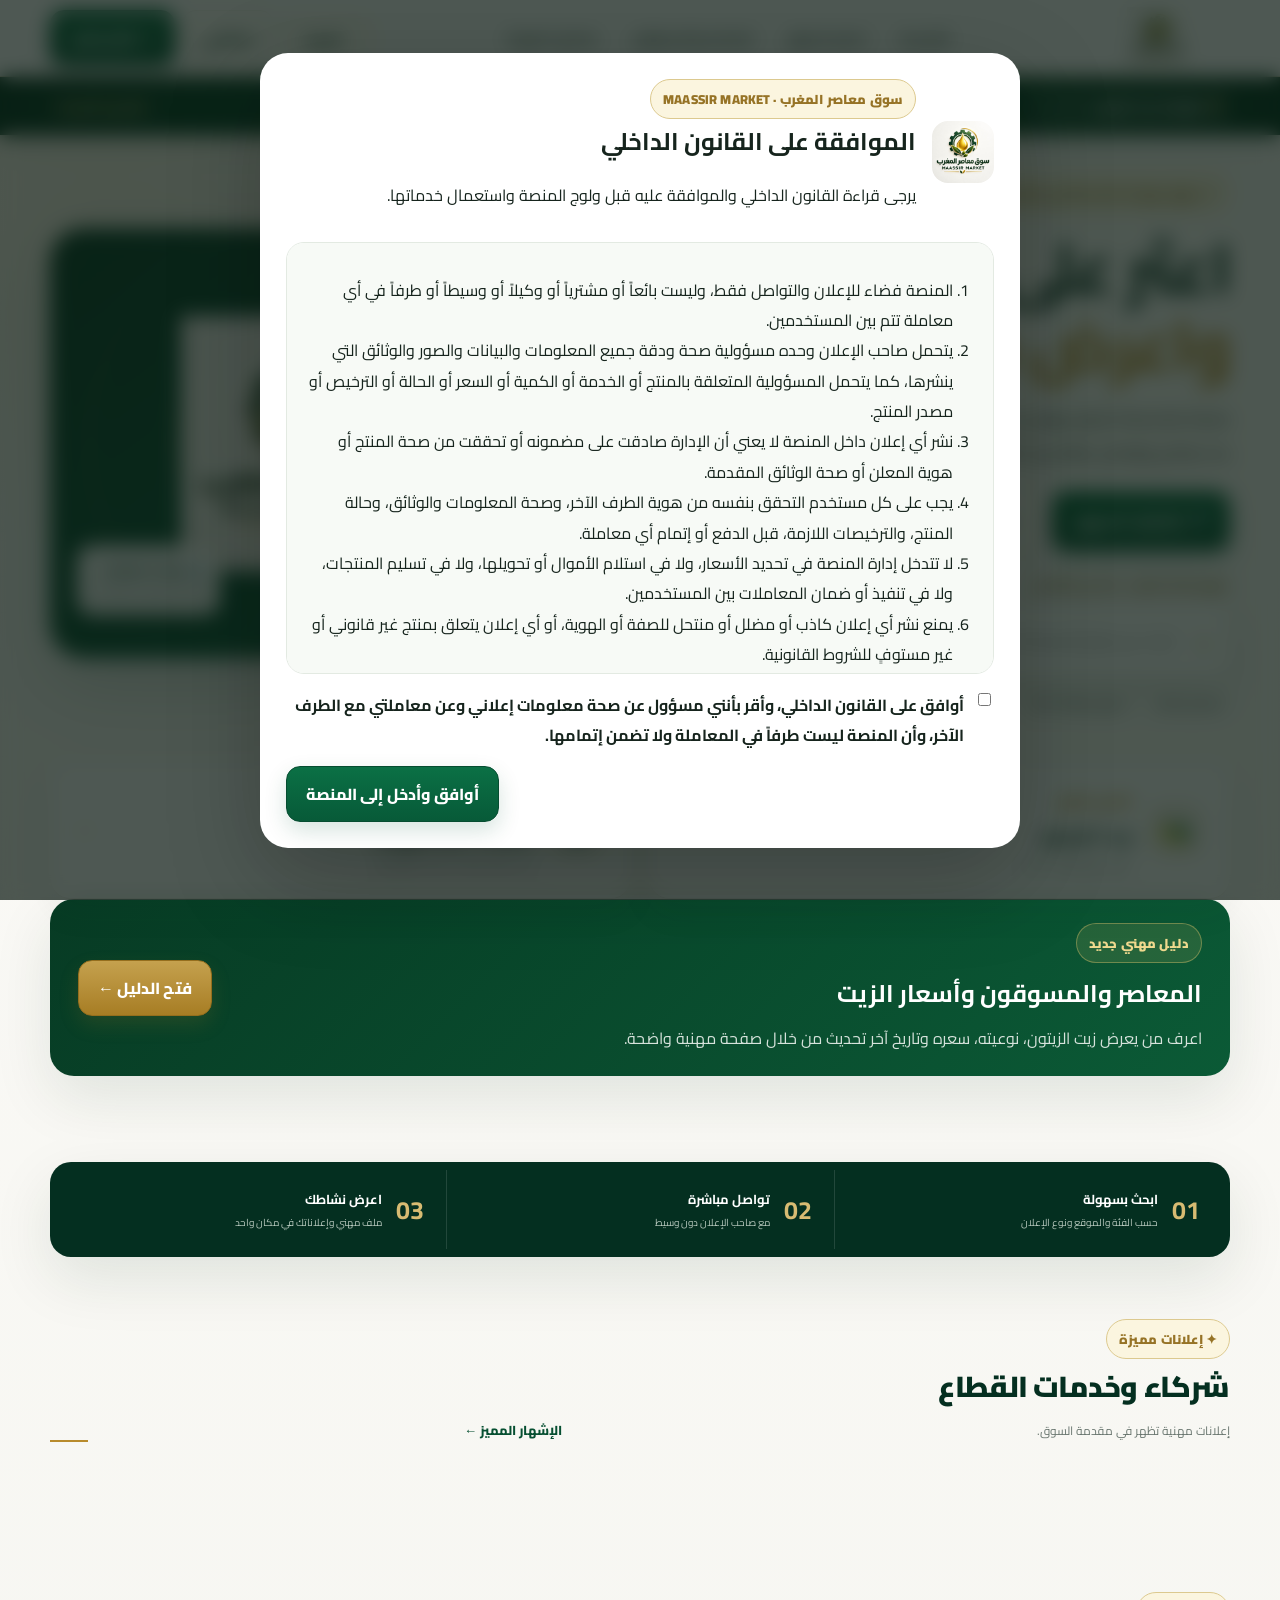
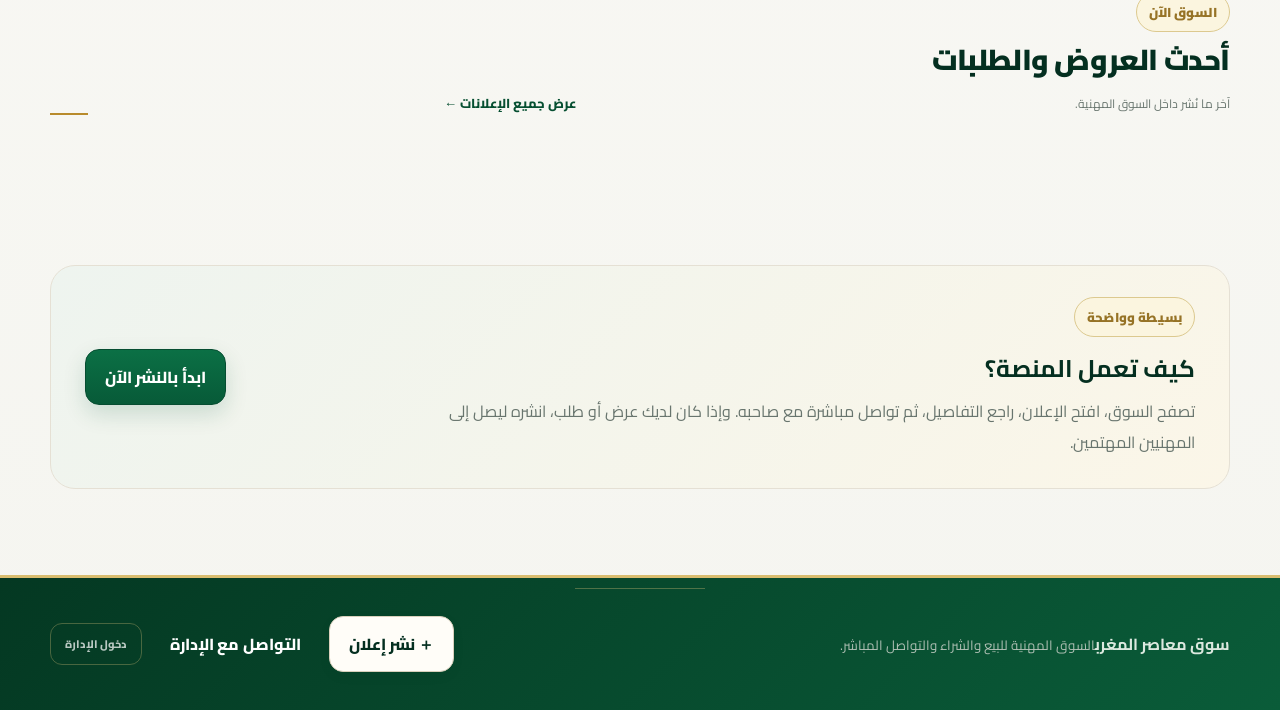
<file: index.html>
<!doctype html><html lang="ar" dir="rtl"><head><meta charset="utf-8"><meta name="viewport" content="width=device-width,initial-scale=1"><title>سوق معاصر المغرب | السوق المهنية</title><link rel="stylesheet" href="styles.css"></head><body data-page="home"><header class="topbar"><div class="wrap nav"><a class="brand" href="index.html"><img src="logoSAM.png" alt="سوق معاصر المغرب"><span><b id="brandName">سوق معاصر المغرب</b><small id="brandSub">السوق المهنية للزيت والمعدات</small></span></a><nav class="navlinks"><a id="navHome" class="active" href="index.html">الرئيسية</a><a id="navMarket" href="search.html">تصفح السوق</a><a id="navHow" href="#how">كيف تعمل؟</a><a id="navProfile" href="profile.html">ملفي المهني</a></nav><select id="languageSelect" class="language-select" aria-label="اللغة"><option value="ar">العربية</option><option value="fr">Français</option><option value="en">English</option></select><a id="navPublish" class="btn primary" href="publish.html">＋ نشر إعلان</a></div></header><main><section class="market-ticker" aria-label="أسعار زيت الزيتون المرجعية"><div class="wrap ticker-wrap"><div class="ticker-label"><span class="ticker-dot"></span><b id="homeTickerLabel">مؤشرات زيت الزيتون</b><small id="tickerUpdated">آخر تحديث: —</small></div><div class="ticker-track" id="priceTicker"></div><a id="homeTickerMore" class="ticker-more" href="search.html#prices">تفاصيل الأسعار ↗</a></div></section><section class="hero-v5"><div class="wrap hero-v5-inner"><div class="hero-copy"><span class="eyebrow" id="homeEyebrow">✦ سوق مهنية متخصصة في قطاع الزيتون</span><h1 id="homeHeroTitle">اعثر على ما تحتاجه.<br><em>واعرض ما لديك.</em></h1><p id="homeHeroText">منصة متخصصة تجمع عروض زيت الزيتون، معدات المعاصر، قطع الغيار والمستلزمات، مع بحث واضح وتواصل مباشر بين المهنيين.</p><div class="hero-actions"><a id="homeBrowse" class="btn primary btn-lg" href="search.html">🔎 اكتشف السوق</a><a id="homePublish" class="btn light btn-lg" href="publish.html">＋ انشر عرضك أو طلبك</a></div><div class="hero-search-wrap"><span class="hero-search-label" id="homeSearchLabel">سوق معاصر المغرب · ابحث في الأقسام</span><div class="hero-search"><span>⌕</span><input id="homeSearch" data-i18n-placeholder="searchPlaceholder" placeholder="ابحث عن زيت، آلة، مضخة، مدينة..."><select id="homeCat"><option id="homeCatAll" value="الكل">كل الفئات</option><option id="homeCatOil" value="زيت الزيتون">🫒 زيت الزيتون</option><option id="homeCatEquip" value="المعدات والتجهيزات">⚙️ المعدات والتجهيزات</option></select><button id="searchGo" class="btn gold" data-i18n="search">بحث</button></div></div><div class="hero-trust"><span id="trust1">✓ تواصل مباشر</span><span id="trust2">✓ عروض وطلبات شراء</span><span id="trust3">✓ سوق متخصصة</span></div></div><div class="hero-visual"><div class="visual-ring"></div><img src="logoSAM.png" alt=""><div class="floating-card fc-one"><b>🫒 زيت الزيتون</b><small>عروض وطلبات شراء</small></div><div class="floating-card fc-two"><b>⚙️ معدات المعاصر</b><small>معدات وتجهيزات وقطع غيار</small></div></div></div></section><section class="wrap category-row"><a href="search.html?cat=زيت%20الزيتون" class="category-tile"><span class="tile-icon">🫒</span><div><small id="cat1small">القسم الأول</small><h3 id="cat1">زيت الزيتون</h3><p id="cat1p">عروض البيع وطلبات الشراء.</p></div><b>←</b></a><a href="search.html?cat=المعدات%20والتجهيزات" class="category-tile"><span class="tile-icon">⚙️</span><div><small id="cat2small">القسم الثاني</small><h3 id="cat2">المعدات والتجهيزات</h3><p id="cat2p">آلات، فلاتر، مضخات، خزانات وقطع غيار.</p></div><b>←</b></a></section><section class="wrap section directory-promo"><div class="directory-promo-card"><div><span class="eyebrow">دليل مهني جديد</span><h2>المعاصر والمسوقون وأسعار الزيت</h2><p>اعرف من يعرض زيت الزيتون، نوعيته، سعره وتاريخ آخر تحديث من خلال صفحة مهنية واضحة.</p></div><a class="btn gold" href="oil-directory.html">فتح الدليل ←</a></div></section><section class="wrap value-strip"><div><strong>01</strong><span><b id="v1">ابحث بسهولة</b><small id="v1p">حسب الفئة والموقع ونوع الإعلان</small></span></div><div><strong>02</strong><span><b id="v2">تواصل مباشرة</b><small id="v2p">مع صاحب الإعلان دون وسيط</small></span></div><div><strong>03</strong><span><b id="v3">اعرض نشاطك</b><small id="v3p">ملف مهني وإعلاناتك في مكان واحد</small></span></div></section><section class="wrap section" id="sponsoredSection"><div class="section-head"><div><span class="eyebrow" id="spEy">✦ إعلانات مميزة</span><h2 id="spTitle">شركاء وخدمات القطاع</h2><p id="spP">إعلانات مهنية تظهر في مقدمة السوق.</p></div><a id="spLink" class="link" href="advertise.html">الإشهار المميز ←</a></div><div id="sponsoredGrid" class="grid sponsored-grid"></div></section><section class="wrap section"><div class="section-head"><div><span class="eyebrow" id="nowEy">السوق الآن</span><h2 id="nowTitle">أحدث العروض والطلبات</h2><p id="nowP">آخر ما نُشر داخل السوق المهنية.</p></div><a id="nowLink" class="link" href="search.html">عرض جميع الإعلانات ←</a></div><div id="homeGrid" class="grid"></div></section><section class="wrap section" id="how"><div class="how-panel"><div><span class="eyebrow" id="howEy">بسيطة وواضحة</span><h2 id="howTitle">كيف تعمل المنصة؟</h2><p id="howP">تصفح السوق، افتح الإعلان، راجع التفاصيل، ثم تواصل مباشرة مع صاحبه. وإذا كان لديك عرض أو طلب، انشره ليصل إلى المهنيين المهتمين.</p></div><a id="howBtn" class="btn primary" href="publish.html">ابدأ بالنشر الآن</a></div></section></main><footer class="footer"><div class="wrap foot"><div><b id="brandName">سوق معاصر المغرب</b><small id="homeFooter">السوق المهنية للبيع والشراء والتواصل المباشر.</small></div><div class="footer-actions"><a class="btn light" href="publish.html">＋ نشر إعلان</a><a id="contactAdmin" class="btn footer-admin" href="contact-admin.html">التواصل مع الإدارة</a><a id="adminLink" class="admin-footer-link" href="admin.html">دخول الإدارة</a></div></div></footer><script src="app.js"></script><script>Souk.initHome()</script></body></html>
</file>
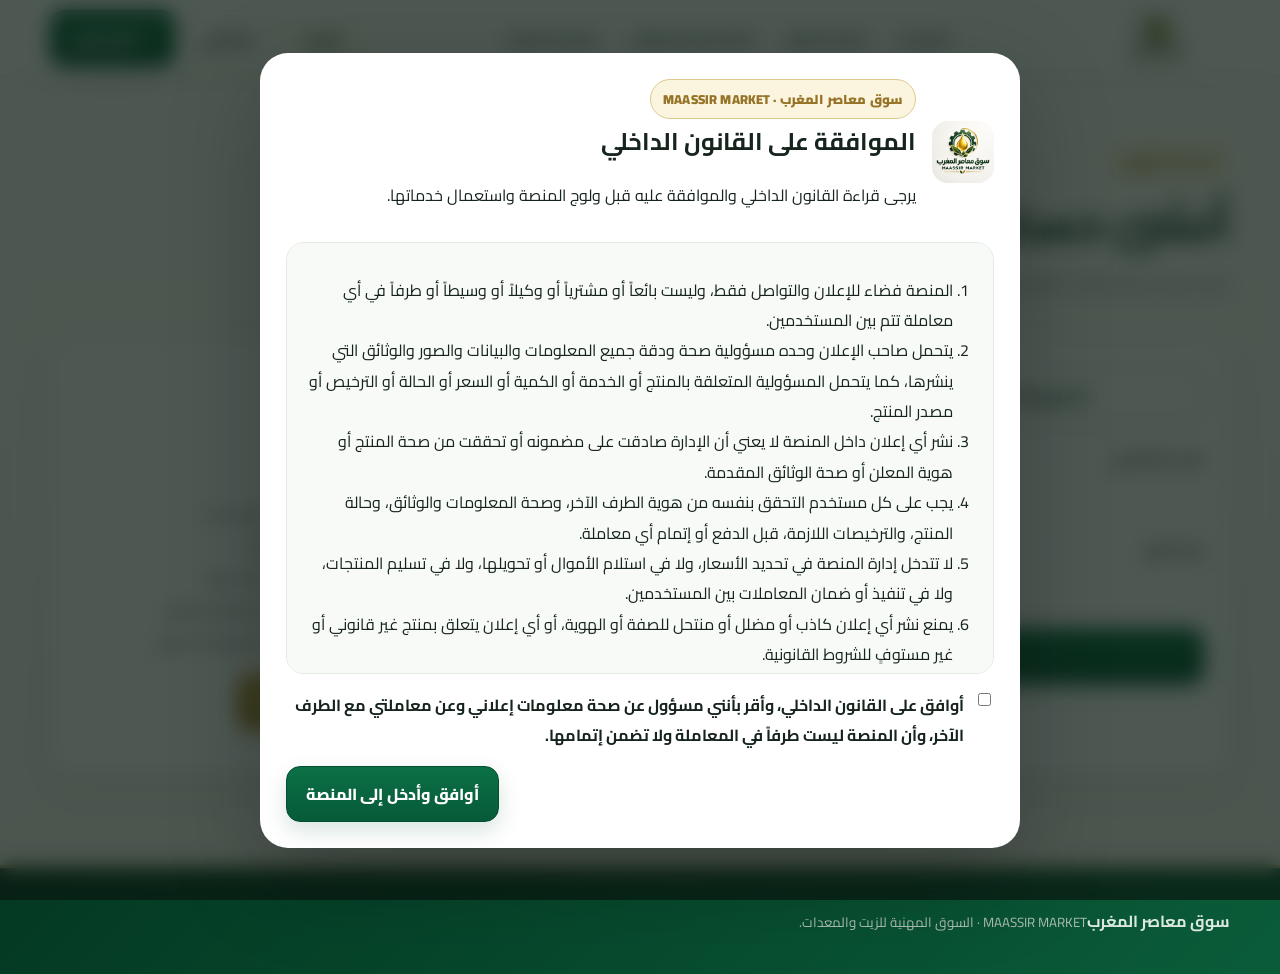
<file: account.html>
<!doctype html><html lang="ar" dir="rtl"><head><meta charset="utf-8"><meta name="viewport" content="width=device-width,initial-scale=1"><title>حسابي | سوق معاصر المغرب</title><link rel="stylesheet" href="styles.css"></head><body><header class="topbar"><div class="wrap nav"><a class="brand brand-logo-only" href="index.html"><img src="logoSAM.png" alt="سوق معاصر المغرب — MAASSIR MARKET"></a><nav class="navlinks"></nav><a class="btn light" href="search.html">السوق</a><a class="btn primary" href="publish.html">＋ نشر إعلان</a></div></header><main class="wrap account-shell"><section class="account-hero"><span class="eyebrow">الحساب المهني</span><h1>أنشئ حسابك وابنِ صفحتك المهنية</h1><p>حساب واحد لإدارة ملفك، أسعار زيت الزيتون، عروضك وطلباتك، مع صفحة مهنية خاصة يمكن مشاركتها.</p></section><section class="account-grid"><div class="account-card" id="accountAuth"><div class="account-tabs"><button class="account-tab active" data-account-tab="login">تسجيل الدخول</button><button class="account-tab" data-account-tab="register">إنشاء حساب</button></div><form id="loginForm" class="account-form"><label>البريد الإلكتروني<input class="field" name="email" type="email" required autocomplete="email"></label><label>رمز الدخول<input class="field" name="password" type="password" required autocomplete="current-password"></label><button class="btn primary" type="submit">دخول إلى حسابي</button><p id="authMessage" class="form-message"></p></form><form id="registerForm" class="account-form hidden"><label>الاسم أو اسم المسؤول<input class="field" name="name" required autocomplete="name"></label><label>البريد الإلكتروني<input class="field" name="email" type="email" required autocomplete="email"></label><label>رمز الدخول<input class="field" name="password" type="password" minlength="6" required autocomplete="new-password"></label><label>تأكيد رمز الدخول<input class="field" name="password2" type="password" minlength="6" required autocomplete="new-password"></label><button class="btn primary" type="submit">إنشاء الحساب</button><p class="form-note">في هذه النسخة التجريبية تحفظ بيانات الحساب على هذا الجهاز. عند ربط Supabase يصبح الحساب متعدد الأجهزة وآمناً خادمياً.</p></form></div><aside class="account-card account-benefits"><span class="benefit-icon">✦</span><h2>ماذا تحصل عليه؟</h2><ul><li>صفحة مهنية خاصة باسم المستخدم.</li><li>نشر عروض البيع وطلبات الشراء.</li><li>تحديث سعر زيت الزيتون ونوعيته دورياً.</li><li>إظهار النشاط في دليل المعاصر والمسوقين.</li><li>اختيار النشر المجاني أو طلب الإشهار المدفوع.</li></ul><a class="btn gold" href="oil-directory.html">دليل المعاصر والمسوقين</a></aside></section><section id="accountDashboard" class="account-dashboard hidden"><div class="account-dashboard-head"><div><span class="eyebrow">لوحة حسابي</span><h2 id="accountWelcome">مرحباً</h2><p>أدر بياناتك المهنية وعروضك من مكان واحد.</p></div><button id="logoutBtn" class="btn light">تسجيل الخروج</button></div><div class="account-dashboard-grid"><a class="dashboard-tile" href="profile.html"><b>👤 الملف المهني</b><small>البيانات، الصفحة الخاصة والهوية المهنية</small></a><a class="dashboard-tile" href="publish.html"><b>＋ نشر إعلان</b><small>اختر المجاني أو المدفوع حسب قوة الظهور</small></a><a class="dashboard-tile" href="oil-directory.html"><b>🫒 سعر الزيت</b><small>حدّث السعر والنوعية ليظهرا في الدليل</small></a><a class="dashboard-tile" id="accountPublicPage" href="professional.html"><b>↗ صفحتي العامة</b><small>معاينة الصفحة المهنية التي يراها الزوار</small></a></div></section></main><footer class="footer"><div class="wrap foot"><div><b>سوق معاصر المغرب</b><small>MAASSIR MARKET · السوق المهنية للزيت والمعدات.</small></div></div></footer><script src="app.js"></script><script>Souk.initAccount()</script></body></html>
</file>
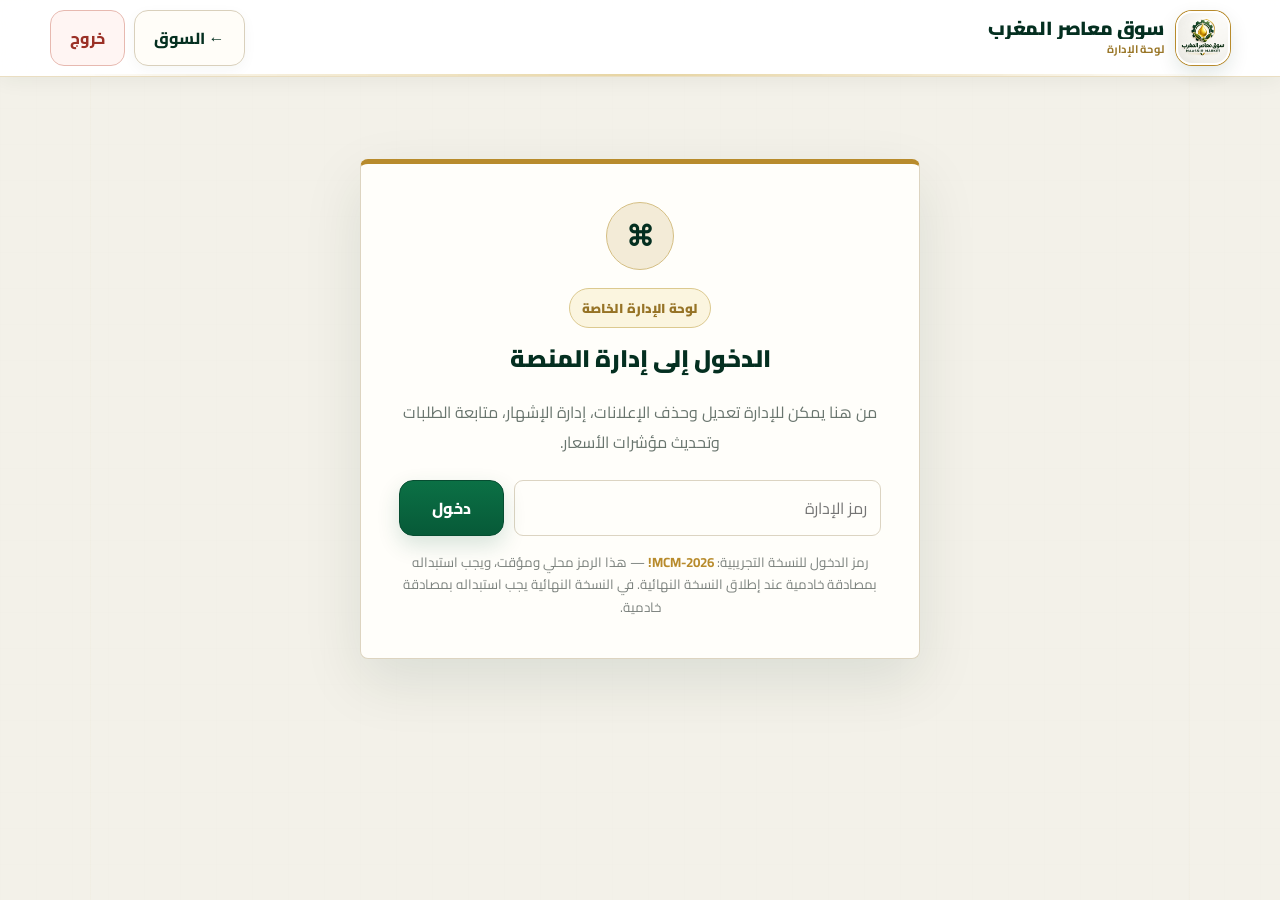
<file: admin.html>
<!doctype html><html lang="ar" dir="rtl"><head><meta charset="utf-8"><meta name="viewport" content="width=device-width,initial-scale=1"><title>إدارة المنصة | سوق معاصر المغرب</title><link rel="stylesheet" href="styles.css"></head><body class="admin-page"><header class="topbar admin-top"><div class="wrap nav"><a class="brand" href="index.html"><img src="logoSAM.png" alt=""><span><b>سوق معاصر المغرب</b><small>لوحة الإدارة</small></span></a><div class="admin-top-actions"><a class="btn light" href="index.html">← السوق</a><button class="btn danger" id="adminLogout" type="button">خروج</button></div></div></header><main class="wrap admin-shell"><section id="adminLogin" class="admin-login"><div class="admin-emblem">⌘</div><span class="eyebrow">لوحة الإدارة الخاصة</span><h1>الدخول إلى إدارة المنصة</h1><p>من هنا يمكن للإدارة تعديل وحذف الإعلانات، إدارة الإشهار، متابعة الطلبات وتحديث مؤشرات الأسعار.</p><form id="adminLoginForm" class="admin-login-row"><input id="adminPin" class="field" type="password" autocomplete="current-password" placeholder="رمز الإدارة"><button id="adminLoginBtn" class="btn primary" type="submit">دخول</button></form><small class="admin-note">رمز الدخول للنسخة التجريبية: <b>MCM-2026!</b> — هذا الرمز محلي ومؤقت، ويجب استبداله بمصادقة خادمية عند إطلاق النسخة النهائية. في النسخة النهائية يجب استبداله بمصادقة خادمية.</small></section><section id="adminPanel" class="admin-panel hidden"><div class="admin-heading"><div><span class="eyebrow">مركز التحكم</span><h1>إدارة سوق معاصر المغرب</h1><p>الإعلانات · الإشهار · الطلبات · مؤشرات الأسعار</p></div><div class="admin-kpis"><div><b id="kpiAds">0</b><span>إعلانات</span></div><div><b id="kpiSponsored">0</b><span>إشهارات</span></div><div><b id="kpiRequests">0</b><span>طلبات</span></div></div></div><div class="admin-tabs"><button class="admin-tab active" data-tab="ads">الإعلانات</button><button class="admin-tab" data-tab="sponsored">الإشهار المميز</button><button class="admin-tab" data-tab="requests">طلبات الإدارة</button><button class="admin-tab" data-tab="prices">أسعار الزيت</button></div><section class="admin-section" data-section="ads"><div class="admin-section-head"><div><h2>إدارة الإعلانات</h2><p>يمكن تعديل أو حذف الإعلانات المنشورة.</p></div></div><div id="adminAds" class="admin-list"></div></section><section class="admin-section hidden" data-section="sponsored"><div class="admin-section-head"><div><h2>الإعلانات الإشهارية</h2><p>إدارة الإعلانات المميزة التي تظهر في واجهة السوق أو مقدمة النتائج.</p></div></div><form id="sponsoredForm" class="admin-ad-form"><input type="hidden" name="id"><div><label>اسم المعلن / المؤسسة</label><input class="field" name="advertiser" required></div><div><label>عنوان الإشهار</label><input class="field" name="title" required></div><div class="full"><label>النص المختصر</label><textarea class="field" name="description" rows="3"></textarea></div><div><label>رابط الصورة</label><input class="field" name="image" placeholder="https://..."></div><div><label>رابط الإعلان</label><input class="field" name="link" placeholder="https://..."></div><div><label>الهاتف</label><input class="field" name="phone"></div><div><label>واتساب</label><input class="field" name="whatsapp"></div><div class="full admin-checks"><label><input type="checkbox" name="permanent" checked> ظهور دائم</label><label><input type="checkbox" name="featured" checked> ظهور أولاً</label></div><div class="full admin-form-actions"><button class="btn primary" type="submit">حفظ الإشهار</button><button class="btn light" id="sponsoredCancel" type="button">تفريغ</button></div></form><div class="pricing-guide"><h3>آلية الإشهار المميز</h3><div class="pricing-grid"><div><b>1 · الطلب</b><span>المعلن يختار موضع الظهور والمدة.</span></div><div><b>2 · التسعير</b><span>الإدارة تعتمد جدول الأسعار وتؤكد التكلفة.</span></div><div><b>3 · الأداء</b><span>تحويل/إيداع/وسيلة دفع تعتمدها الإدارة ثم إرسال الإثبات.</span></div><div><b>4 · التفعيل</b><span>بعد التحقق من الأداء، يُفعّل الإعلان ويحدد تاريخ الانتهاء.</span></div></div><a class="btn gold" href="advertise.html" style="margin-top:14px">صفحة طلب الإشهار المميز</a></div><div id="sponsoredList" class="admin-list"></div></section><section class="admin-section hidden" data-section="requests"><div class="admin-section-head"><div><h2>طلبات التواصل والإشهار</h2><p>تصل هنا طلبات الاستفسار والبلاغات وطلبات الإشهار.</p></div></div><div id="adminRequests" class="admin-list"></div></section><section class="admin-section hidden" data-section="prices"><div class="admin-section-head"><div><h2>مؤشرات أسعار زيت الزيتون</h2><p>تحديث دوري يدوي من مصادر مرجعية. لا توجد بورصة آجلة عالمية موحدة لزيت الزيتون، لذلك يعرض الشريط مؤشرات وأسعاراً مرجعية.</p></div></div><form id="priceForm" class="admin-ad-form"><div><label>إسبانيا — بكر ممتاز €/kg</label><input class="field" name="es" placeholder="3.433"></div><div><label>إيطاليا — بكر ممتاز €/kg</label><input class="field" name="it" placeholder="4.394"></div><div><label>الاتحاد الأوروبي — بكر ممتاز €/kg</label><input class="field" name="eu" placeholder="3.619"></div><div><label>اليونان — بكر ممتاز €/kg</label><input class="field" name="gr" placeholder="3.705"></div><div><label>إسبانيا — بكر عادي €/kg</label><input class="field" name="virgin" placeholder="3.231"></div><div><label>إسبانيا — لامبانتي €/kg</label><input class="field" name="lamp" placeholder="3.060"></div><div><label>تاريخ التحديث</label><input class="field" type="date" name="date"></div><div><label>المصدر</label><input class="field" name="source" placeholder="IOC / Olea Price / IMF-FRED"></div><div class="full admin-form-actions"><button class="btn primary" type="submit">حفظ وتحديث الشريط</button></div></form><div class="notice">المجلس الدولي للزيتون ينشر أسعار المنتج والتصدير بصورة دورية، بينما توجد مؤشرات يومية مستقلة مثل Olea Price. يظهر تاريخ التحديث داخل الشريط.</div></section></section></main><script src="app.js"></script><script>Souk.initAdmin()</script></body></html>
</file>
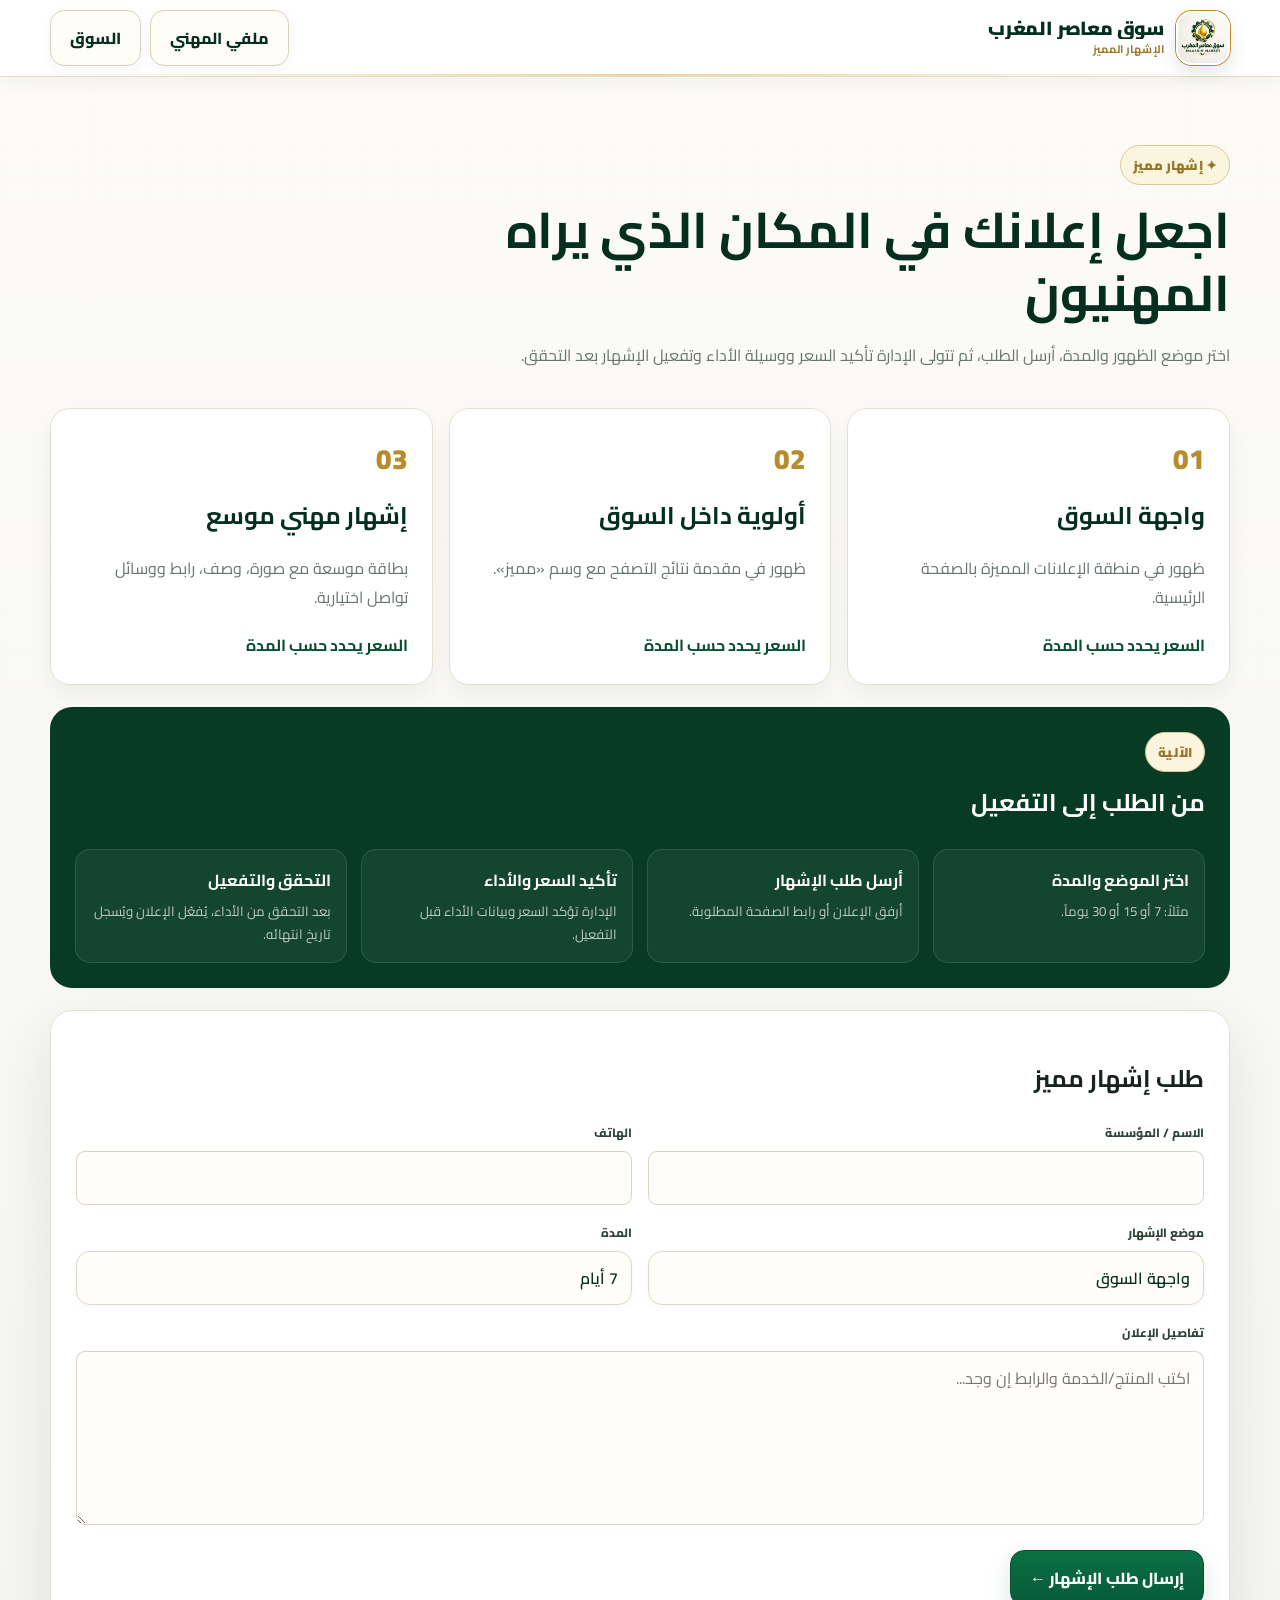
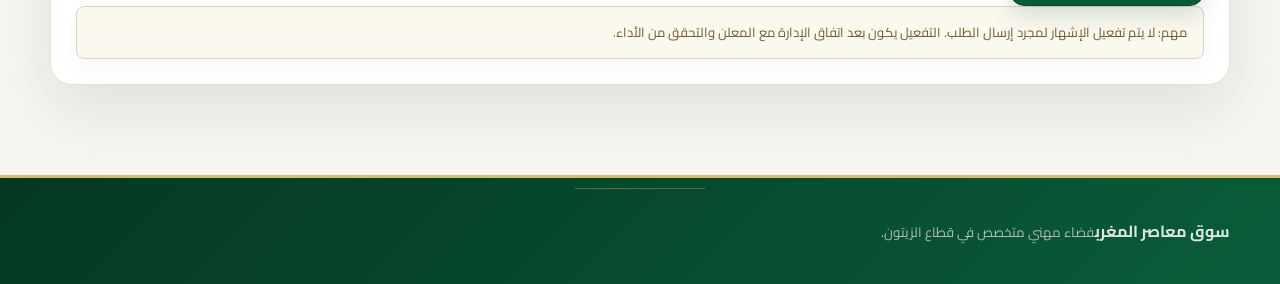
<file: advertise.html>
<!doctype html><html lang="ar" dir="rtl"><head><meta charset="utf-8"><meta name="viewport" content="width=device-width,initial-scale=1"><title>الإشهار المميز | سوق معاصر المغرب</title><link rel="stylesheet" href="styles.css"></head><body><header class="topbar"><div class="wrap nav"><a class="brand" href="index.html"><img src="logoSAM.png" alt=""><span><b>سوق معاصر المغرب</b><small>الإشهار المميز</small></span></a><div class="nav-actions"><a class="btn light" href="profile.html">ملفي المهني</a><a class="btn light" href="index.html">السوق</a></div></div></header><main class="wrap advertise-shell"><section class="advertise-hero"><span class="eyebrow">✦ إشهار مميز</span><h1>اجعل إعلانك في المكان الذي يراه المهنيون</h1><p>اختر موضع الظهور والمدة، أرسل الطلب، ثم تتولى الإدارة تأكيد السعر ووسيلة الأداء وتفعيل الإشهار بعد التحقق.</p></section><section class="ad-plans"><article><span>01</span><h2>واجهة السوق</h2><p>ظهور في منطقة الإعلانات المميزة بالصفحة الرئيسية.</p><strong>السعر يحدد حسب المدة</strong></article><article><span>02</span><h2>أولوية داخل السوق</h2><p>ظهور في مقدمة نتائج التصفح مع وسم «مميز».</p><strong>السعر يحدد حسب المدة</strong></article><article><span>03</span><h2>إشهار مهني موسع</h2><p>بطاقة موسعة مع صورة، وصف، رابط ووسائل تواصل اختيارية.</p><strong>السعر يحدد حسب المدة</strong></article></section><section class="ad-process"><div><span class="eyebrow">الآلية</span><h2>من الطلب إلى التفعيل</h2></div><ol><li><b>اختر الموضع والمدة</b><small>مثلاً: 7 أو 15 أو 30 يوماً.</small></li><li><b>أرسل طلب الإشهار</b><small>أرفق الإعلان أو رابط الصفحة المطلوبة.</small></li><li><b>تأكيد السعر والأداء</b><small>الإدارة تؤكد السعر وبيانات الأداء قبل التفعيل.</small></li><li><b>التحقق والتفعيل</b><small>بعد التحقق من الأداء، يُفعّل الإعلان ويُسجل تاريخ انتهائه.</small></li></ol></section><section class="ad-request-card"><h2>طلب إشهار مميز</h2><form action="contact-admin.html" method="get"><input type="hidden" name="type" value="طلب إشهار"><div class="form-grid"><div><label class="label">الاسم / المؤسسة</label><input class="field" name="name" required></div><div><label class="label">الهاتف</label><input class="field" name="phone" required></div><div><label class="label">موضع الإشهار</label><select class="field" name="placement"><option>واجهة السوق</option><option>أولوية نتائج البحث</option><option>إشهار مهني موسع</option></select></div><div><label class="label">المدة</label><select class="field" name="duration"><option>7 أيام</option><option>15 يوماً</option><option>30 يوماً</option><option>مدة أخرى</option></select></div><div class="full"><label class="label">تفاصيل الإعلان</label><textarea class="field" name="message" rows="5" required placeholder="اكتب المنتج/الخدمة والرابط إن وجد..."></textarea></div><div class="full"><button class="btn primary" type="submit">إرسال طلب الإشهار ←</button></div></div></form><div class="notice">مهم: لا يتم تفعيل الإشهار لمجرد إرسال الطلب. التفعيل يكون بعد اتفاق الإدارة مع المعلن والتحقق من الأداء.</div></section></main><footer class="footer"><div class="wrap foot"><div><b>سوق معاصر المغرب</b><small>فضاء مهني متخصص في قطاع الزيتون.</small></div></div></footer><script src="app.js"></script><script>Souk.applyI18n()</script></body></html>
</file>
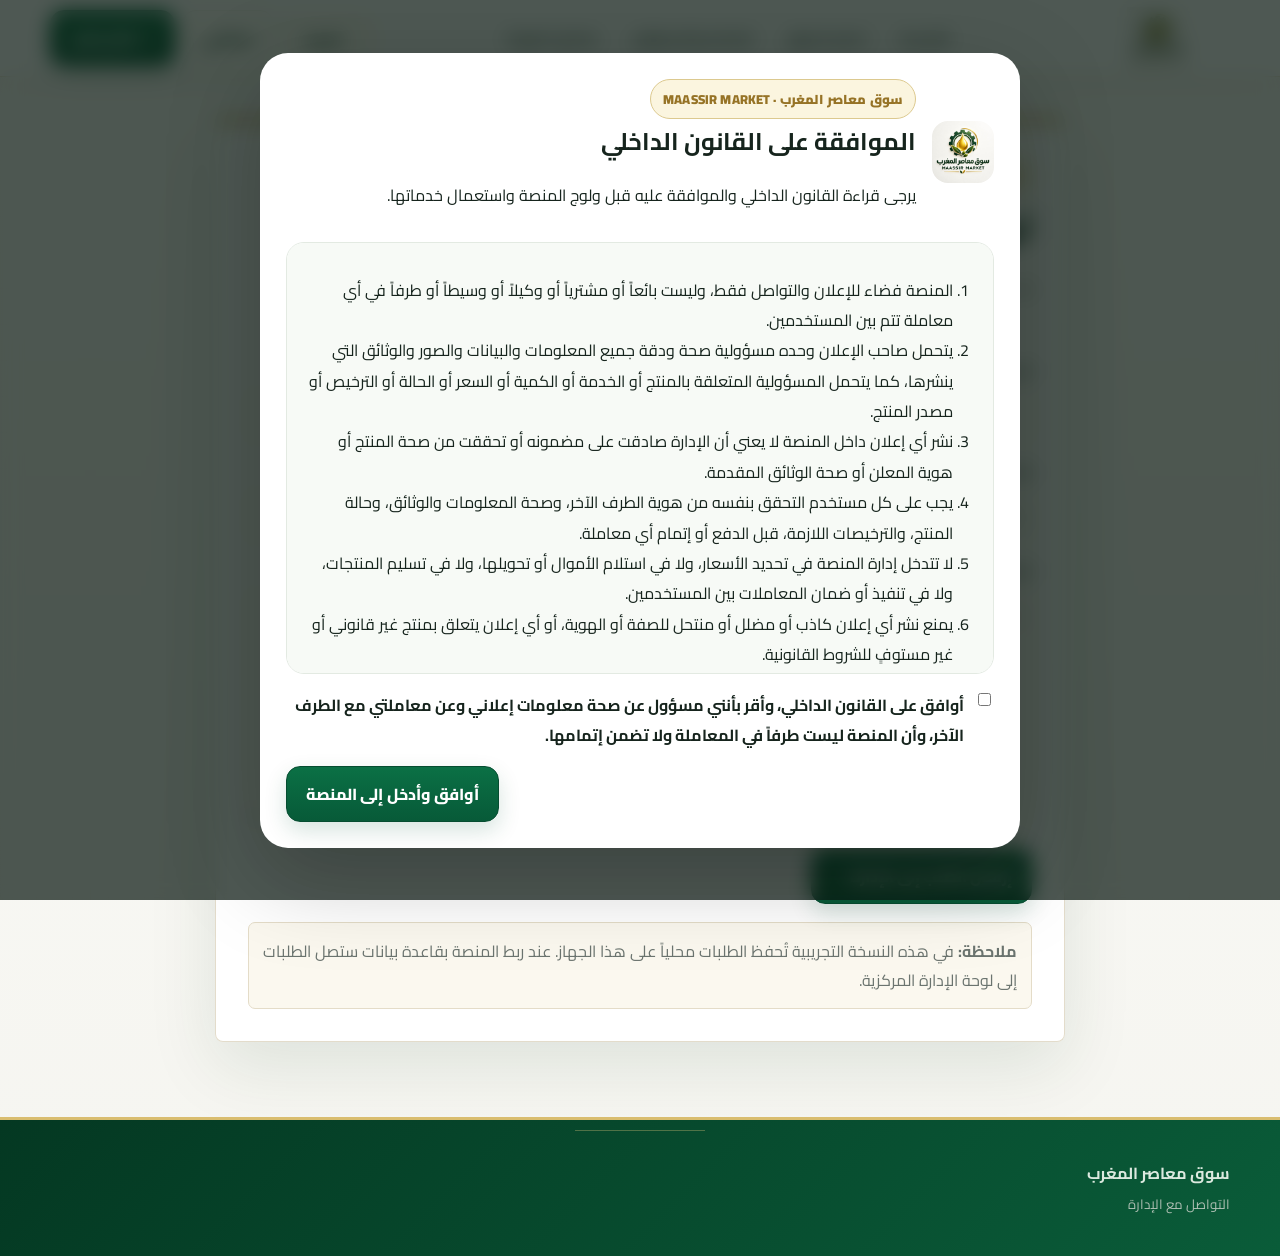
<file: contact-admin.html>
<!doctype html><html lang="ar" dir="rtl"><head><meta charset="utf-8"><meta name="viewport" content="width=device-width,initial-scale=1"><title>التواصل مع الإدارة | سوق معاصر المغرب</title><link rel="stylesheet" href="styles.css"></head><body><header class="topbar"><div class="wrap nav"><a class="brand" href="index.html"><img src="logoSAM.png" alt=""><span><b data-i18n="market">سوق معاصر المغرب</b><small data-i18n="subtitle">البيع والشراء</small></span></a><a class="btn light" href="search.html" data-i18n="browseMarket">تصفح السوق</a></div></header><main class="wrap form-shell"><div class="form-card contact-admin-card"><div class="form-title"><span class="eyebrow">الإدارة</span><h1>تواصل مع إدارة المنصة</h1><p>للاستفسار، الإبلاغ عن إعلان، أو طلب إضافة إعلان إشهاري خاص بظهور دائم وأولوية في المقدمة.</p></div><form id="contactAdminForm"><div class="form-grid"><div><label class="label">الاسم / المؤسسة</label><input class="field" required name="name"></div><div><label class="label">الهاتف</label><input class="field" required name="phone" placeholder="06xxxxxxxx"></div><div><label class="label">نوع الطلب</label><select class="field" name="type"><option value="استفسار">استفسار</option><option value="بلاغ عن إعلان">بلاغ عن إعلان</option><option value="طلب إشهار">طلب إشهار</option><option value="طلب آخر">طلب آخر</option></select></div><div><label class="label">عنوان الطلب</label><input class="field" required name="subject"></div><div class="full"><label class="label">الرسالة</label><textarea class="field" required name="message" rows="7" placeholder="اكتب تفاصيل طلبك..."></textarea></div><div class="full"><button class="btn primary" type="submit">إرسال الطلب إلى الإدارة ←</button></div></div></form><div class="contact-admin-note"><b>ملاحظة:</b> في هذه النسخة التجريبية تُحفظ الطلبات محلياً على هذا الجهاز. عند ربط المنصة بقاعدة بيانات ستصل الطلبات إلى لوحة الإدارة المركزية.</div></div></main><footer class="footer"><div class="wrap foot"><div><b data-i18n="market">سوق معاصر المغرب</b><br><small>التواصل مع الإدارة</small></div></div></footer><script src="app.js"></script><script>Souk.initContact()</script></body></html>
</file>
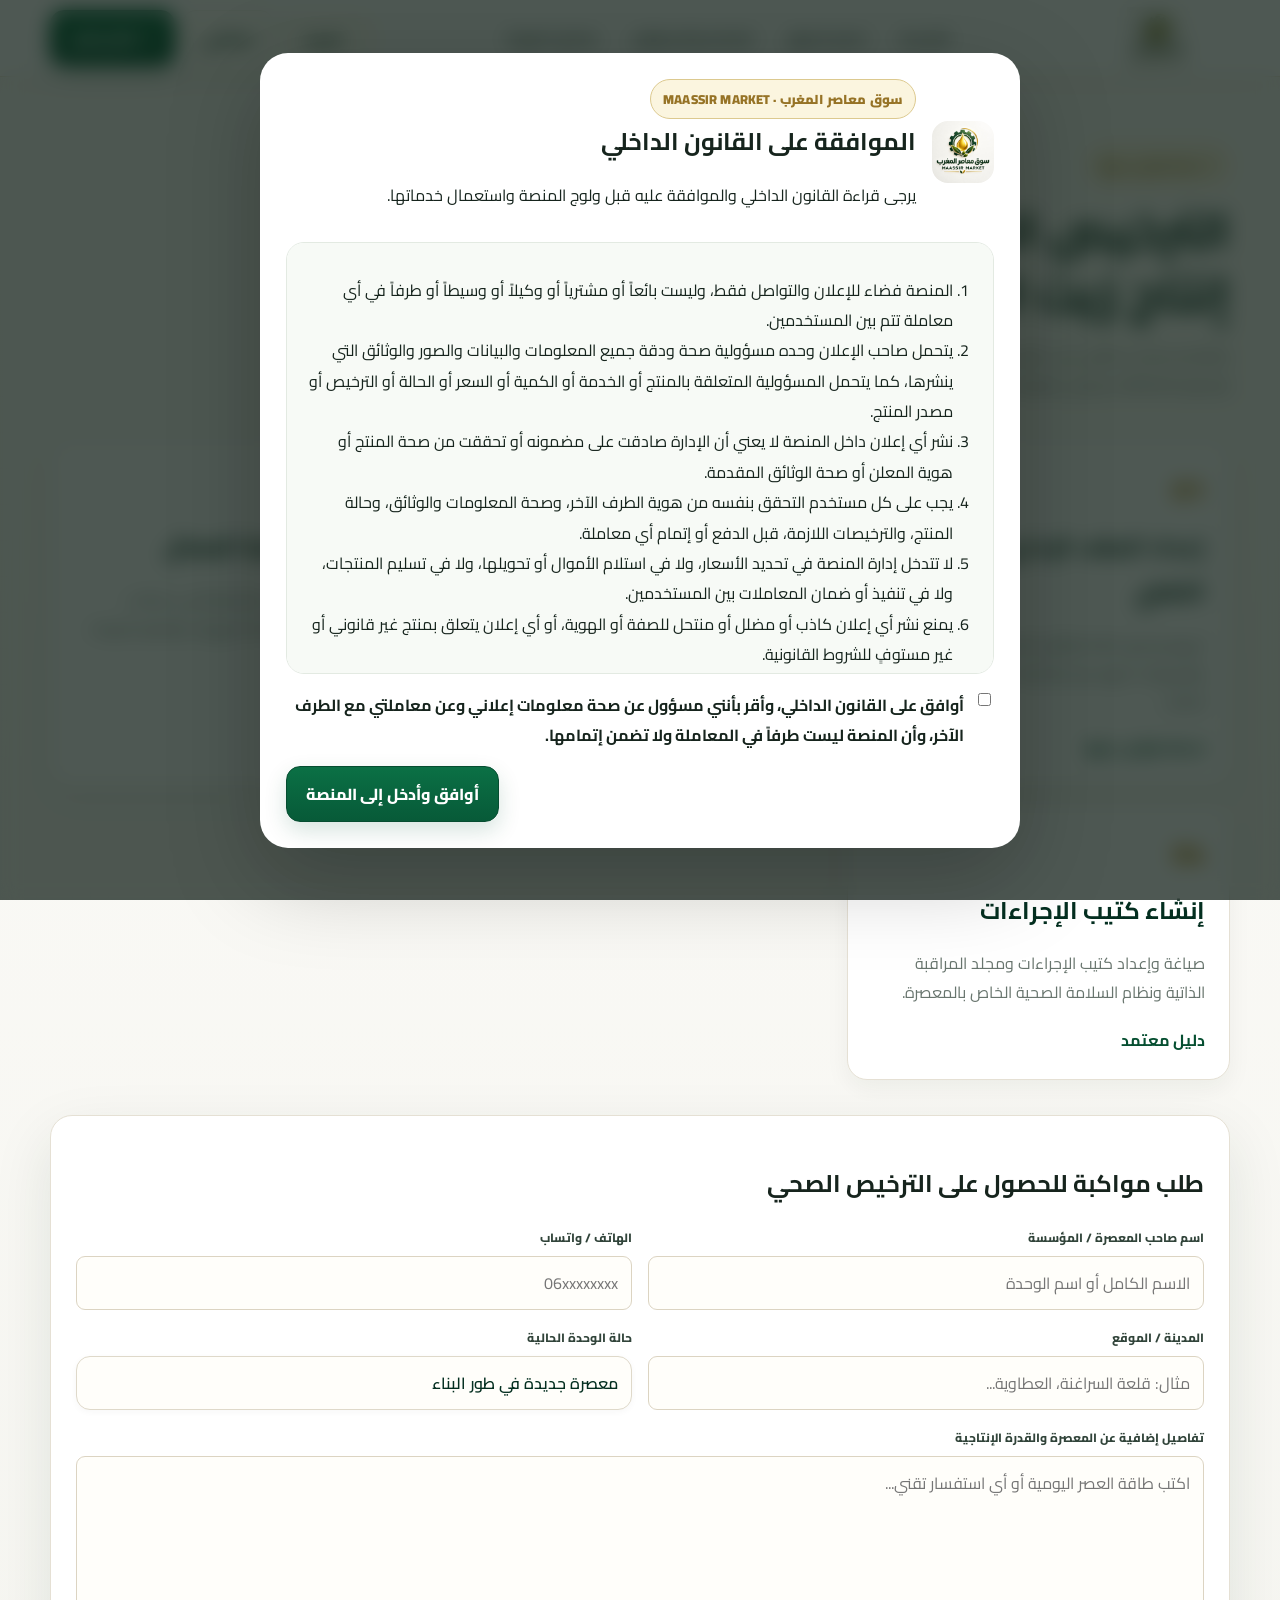
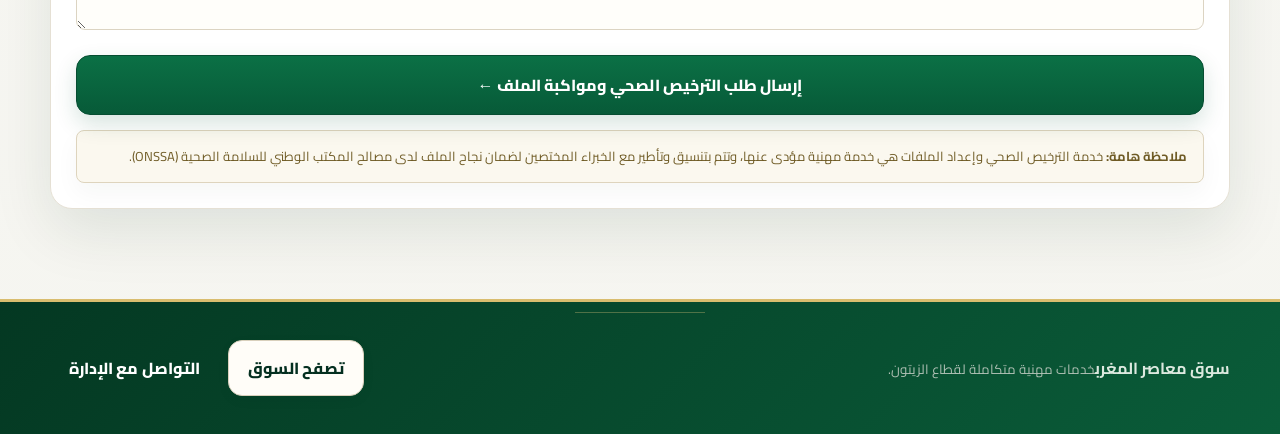
<file: health-auth.html>
<!doctype html>
<html lang="ar" dir="rtl">
<head>
<meta charset="utf-8">
<meta name="viewport" content="width=device-width,initial-scale=1">
<title>الترخيص الصحي | سوق معاصر المغرب</title>
<link rel="stylesheet" href="styles.css">
</head>
<body>
<header class="topbar">
  <div class="wrap nav">
    <a class="brand" href="index.html">
      <img src="logoSAM.png" alt="سوق معاصر المغرب">
      <span><b>سوق معاصر المغرب</b><small>خدمة الترخيص الصحي ONSSA</small></span>
    </a>
    <nav class="navlinks">
      <a href="index.html">الرئيسية</a>
      <a href="search.html">تصفح السوق</a>
      <a href="advertise.html">الإشهار</a>
      <a class="active" href="health-auth.html">الترخيص الصحي</a>
    </nav>
    <select id="languageSelect" class="language-select" aria-label="اللغة">
      <option value="ar">العربية</option>
      <option value="fr">Français</option>
      <option value="en">English</option>
    </select>
    <a class="btn primary" href="publish.html">＋ نشر إعلان</a>
  </div>
</header>
<main class="wrap advertise-shell">
  <section class="advertise-hero">
    <span class="eyebrow">✦ خدمة مؤدى عنها</span>
    <h1>الترخيص الصحي للمعاصر ووحدات إنتاج زيت الزيتون (ONSSA)</h1>
    <p>نرافقكم بشكل احترافي في جميع مراحل الحصول على الترخيص الصحي المسلم من المكتب الوطني للسلامة الصحية للمنتجات الغذائية (ONSSA)، لضمان مطابقة معصرتكم للمعايير القانونية والصحية.</p>
  </section>

  <section class="ad-plans">
    <article>
      <span>01</span>
      <h2>إعداد الملف الإداري والملف التقني</h2>
      <p>تجهيز وجمع كافة الوثائق القانونية الإدارية والرسومات الهندسية والملفات التقنية المطلوبة للملف.</p>
      <strong>خدمة مؤدى عنها</strong>
    </article>
    <article>
      <span>02</span>
      <h2>وضع الملف لدى ONSSA</h2>
      <p>إيداع ومتابعة الملف الإداري والتقني لدى المصالح المختصة للمكتب الوطني للسلامة الصحية.</p>
      <strong>مواكبة ميدانية</strong>
    </article>
    <article>
      <span>03</span>
      <h2>تكوين ومواكبة العمال</h2>
      <p>تأطير وتكوين العاملين بالمعصرة في مجالات النظافة الصحية، السلامة المهنية، ومعايير الجودة.</p>
      <strong>تكوين تطبيقي</strong>
    </article>
    <article>
      <span>04</span>
      <h2>إنشاء كتيب الإجراءات</h2>
      <p>صياغة وإعداد كتيب الإجراءات ومجلد المراقبة الذاتية ونظام السلامة الصحية الخاص بالمعصرة.</p>
      <strong>دليل معتمد</strong>
    </article>
  </section>

  <section class="ad-request-card" style="margin-top:35px;">
    <h2>طلب مواكبة للحصول على الترخيص الصحي</h2>
    <form action="contact-admin.html" method="get">
      <input type="hidden" name="type" value="طلب ترخيص صحي">
      <div class="form-grid">
        <div>
          <label class="label">اسم صاحب المعصرة / المؤسسة</label>
          <input class="field" name="name" required placeholder="الاسم الكامل أو اسم الوحدة">
        </div>
        <div>
          <label class="label">الهاتف / واتساب</label>
          <input class="field" name="phone" required placeholder="06xxxxxxxx">
        </div>
        <div>
          <label class="label">المدينة / الموقع</label>
          <input class="field" name="city" required placeholder="مثال: قلعة السراغنة، العطاوية...">
        </div>
        <div>
          <label class="label">حالة الوحدة الحالية</label>
          <select class="field" name="status">
            <option>معصرة جديدة في طور البناء</option>
            <option>معصرة قائمة وتستعد لتسوية وضعيتها</option>
            <option>أطلب استشارة واستفسار فقط</option>
          </select>
        </div>
        <div class="full">
          <label class="label">تفاصيل إضافية عن المعصرة والقدرة الإنتاجية</label>
          <textarea class="field" name="message" rows="5" required placeholder="اكتب طاقة العصر اليومية أو أي استفسار تقني..."></textarea>
        </div>
        <div class="full">
          <button class="btn primary" type="submit" style="width:100%;padding:14px">إرسال طلب الترخيص الصحي ومواكبة الملف ←</button>
        </div>
      </div>
    </form>
    <div class="notice" style="margin-top:15px;">
      <b>ملاحظة هامة:</b> خدمة الترخيص الصحي وإعداد الملفات هي خدمة مهنية مؤدى عنها، وتتم بتنسيق وتأطير مع الخبراء المختصين لضمان نجاح الملف لدى مصالح المكتب الوطني للسلامة الصحية (ONSSA).
    </div>
  </section>
</main>
<footer class="footer">
  <div class="wrap foot">
    <div><b>سوق معاصر المغرب</b><small>خدمات مهنية متكاملة لقطاع الزيتون.</small></div>
    <div class="footer-actions">
      <a class="btn light" href="search.html">تصفح السوق</a>
      <a class="btn footer-admin" href="contact-admin.html">التواصل مع الإدارة</a>
    </div>
  </div>
</footer>
<script src="app.js"></script>
<script>Souk.applyI18n()</script>
</body>
</html>
</file>
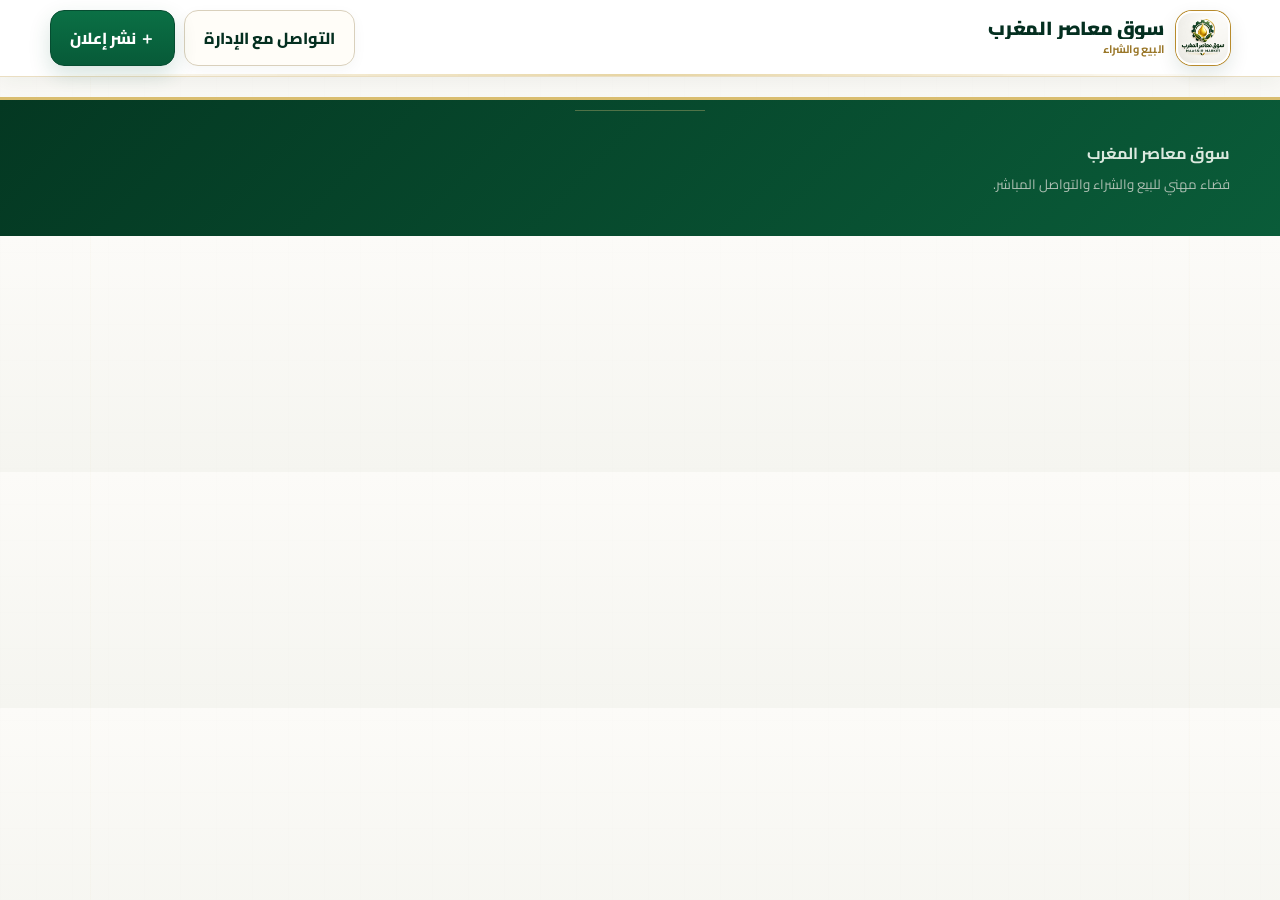
<file: listing.html>
<!doctype html><html lang="ar" dir="rtl"><head><meta charset="utf-8"><meta name="viewport" content="width=device-width,initial-scale=1"><title>تفاصيل الإعلان | سوق معاصر المغرب</title><link rel="stylesheet" href="styles.css"></head><body><header class="topbar"><div class="wrap nav"><a class="brand" href="index.html"><img src="logoSAM.png" alt=""><span><b data-i18n="market">سوق معاصر المغرب</b><small data-i18n="subtitle">البيع والشراء</small></span></a><div class="nav-actions"><a class="btn light" href="contact-admin.html">التواصل مع الإدارة</a><a class="btn primary" href="publish.html" data-i18n="publish">＋ نشر إعلان</a></div></div></header><main class="wrap" id="detail"></main><footer class="footer"><div class="wrap foot"><div><b data-i18n="market">سوق معاصر المغرب</b><br><small data-i18n="footer">فضاء مهني للبيع والشراء والتواصل المباشر.</small></div></div></footer><script src="app.js"></script><script>Souk.initDetail()</script></body></html>
</file>
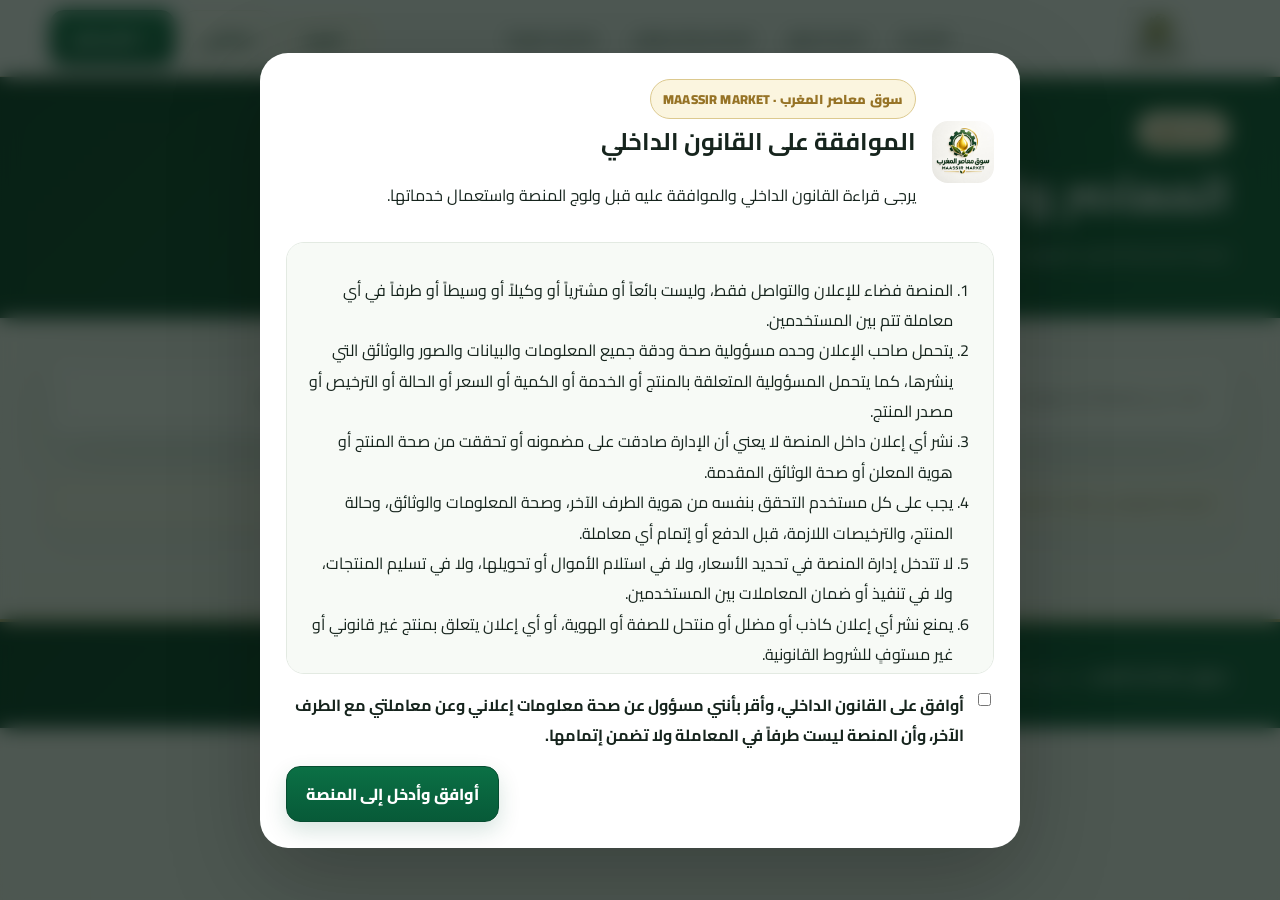
<file: oil-directory.html>
<!doctype html><html lang="ar" dir="rtl"><head><meta charset="utf-8"><meta name="viewport" content="width=device-width,initial-scale=1"><title>دليل المعاصر والمسوقين | سوق معاصر المغرب</title><link rel="stylesheet" href="styles.css"></head><body><header class="topbar"><div class="wrap nav"><a class="brand brand-logo-only" href="index.html"><img src="logoSAM.png" alt="سوق معاصر المغرب — MAASSIR MARKET"></a><nav class="navlinks"></nav><a class="btn light" href="account.html">حسابي</a><a class="btn primary" href="publish.html">＋ نشر إعلان</a></div></header><section class="directory-hero"><div class="wrap"><span class="eyebrow">دليل مهني</span><h1>المعاصر والمسوقون وأسعار زيت الزيتون</h1><p>صفحة متخصصة تعرض المهنيين الذين اختاروا إظهار نشاطهم، مع نوعية الزيت وسعر البيع وتاريخ آخر تحديث.</p></div></section><main class="wrap directory-shell"><div class="directory-toolbar"><input id="directorySearch" class="field" placeholder="ابحث عن معصرة أو مسوق أو مدينة..."><select id="directoryQuality" class="field"><option value="الكل">كل النوعيات</option><option value="بكر ممتاز">زيت بكر ممتاز</option><option value="بكر عادي">زيت بكر عادي</option></select><select id="directoryRegion" class="field"><option value="الكل">كل الجهات</option></select></div><div id="directoryGrid" class="directory-grid"></div><div class="notice" style="margin-top:18px">الأسعار المنشورة في صفحات المستخدمين هي أسعار بيع يحددها أصحابها، وليست مؤشرات السوق العالمية. يتحمل كل معلن مسؤولية تحديث السعر وصحة المعلومات.</div></main><footer class="footer"><div class="wrap foot"><div><b>سوق معاصر المغرب</b><small>دليل مهني للمعاصر والمسوقين.</small></div></div></footer><script src="app.js"></script><script>Souk.initDirectory()</script></body></html>
</file>
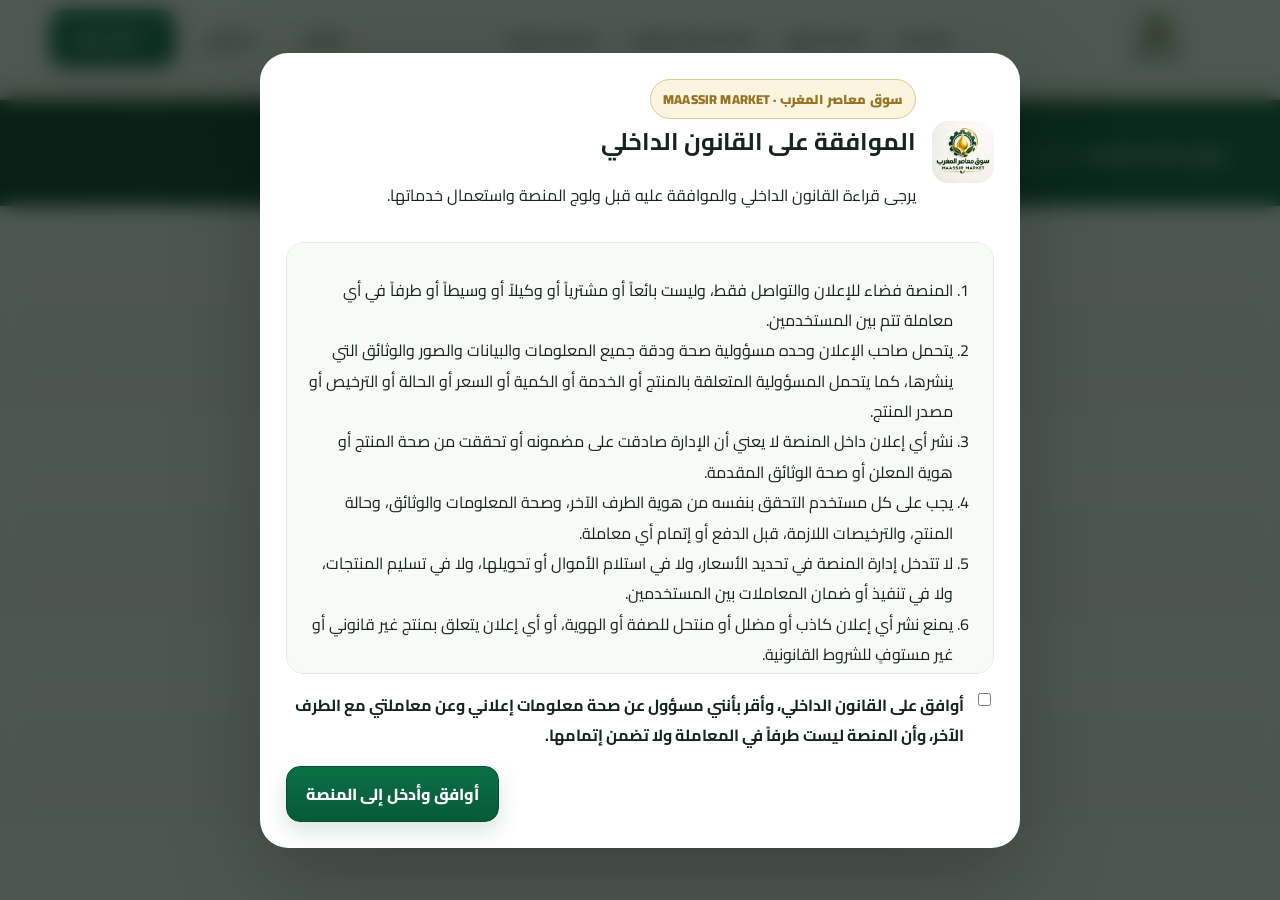
<file: professional.html>
<!doctype html><html lang="ar" dir="rtl"><head><meta charset="utf-8"><meta name="viewport" content="width=device-width,initial-scale=1"><title>الملف المهني | سوق معاصر المغرب</title><link rel="stylesheet" href="styles.css"></head><body><header class="topbar"><div class="wrap nav"><a class="brand" href="index.html"><img src="logoSAM.png" alt=""><span><b>سوق معاصر المغرب</b><small>الملف المهني</small></span></a><div class="nav-actions"><a class="btn light" href="profile.html">ملفي المهني</a><a class="btn primary" href="publish.html">＋ نشر إعلان</a></div></div></header><main class="wrap" id="professional"></main><footer class="footer"><div class="wrap foot"><div><b>سوق معاصر المغرب</b><small>فضاء مهني متخصص.</small></div></div></footer><script src="app.js"></script><script>Souk.initProfessional()</script></body></html>
</file>
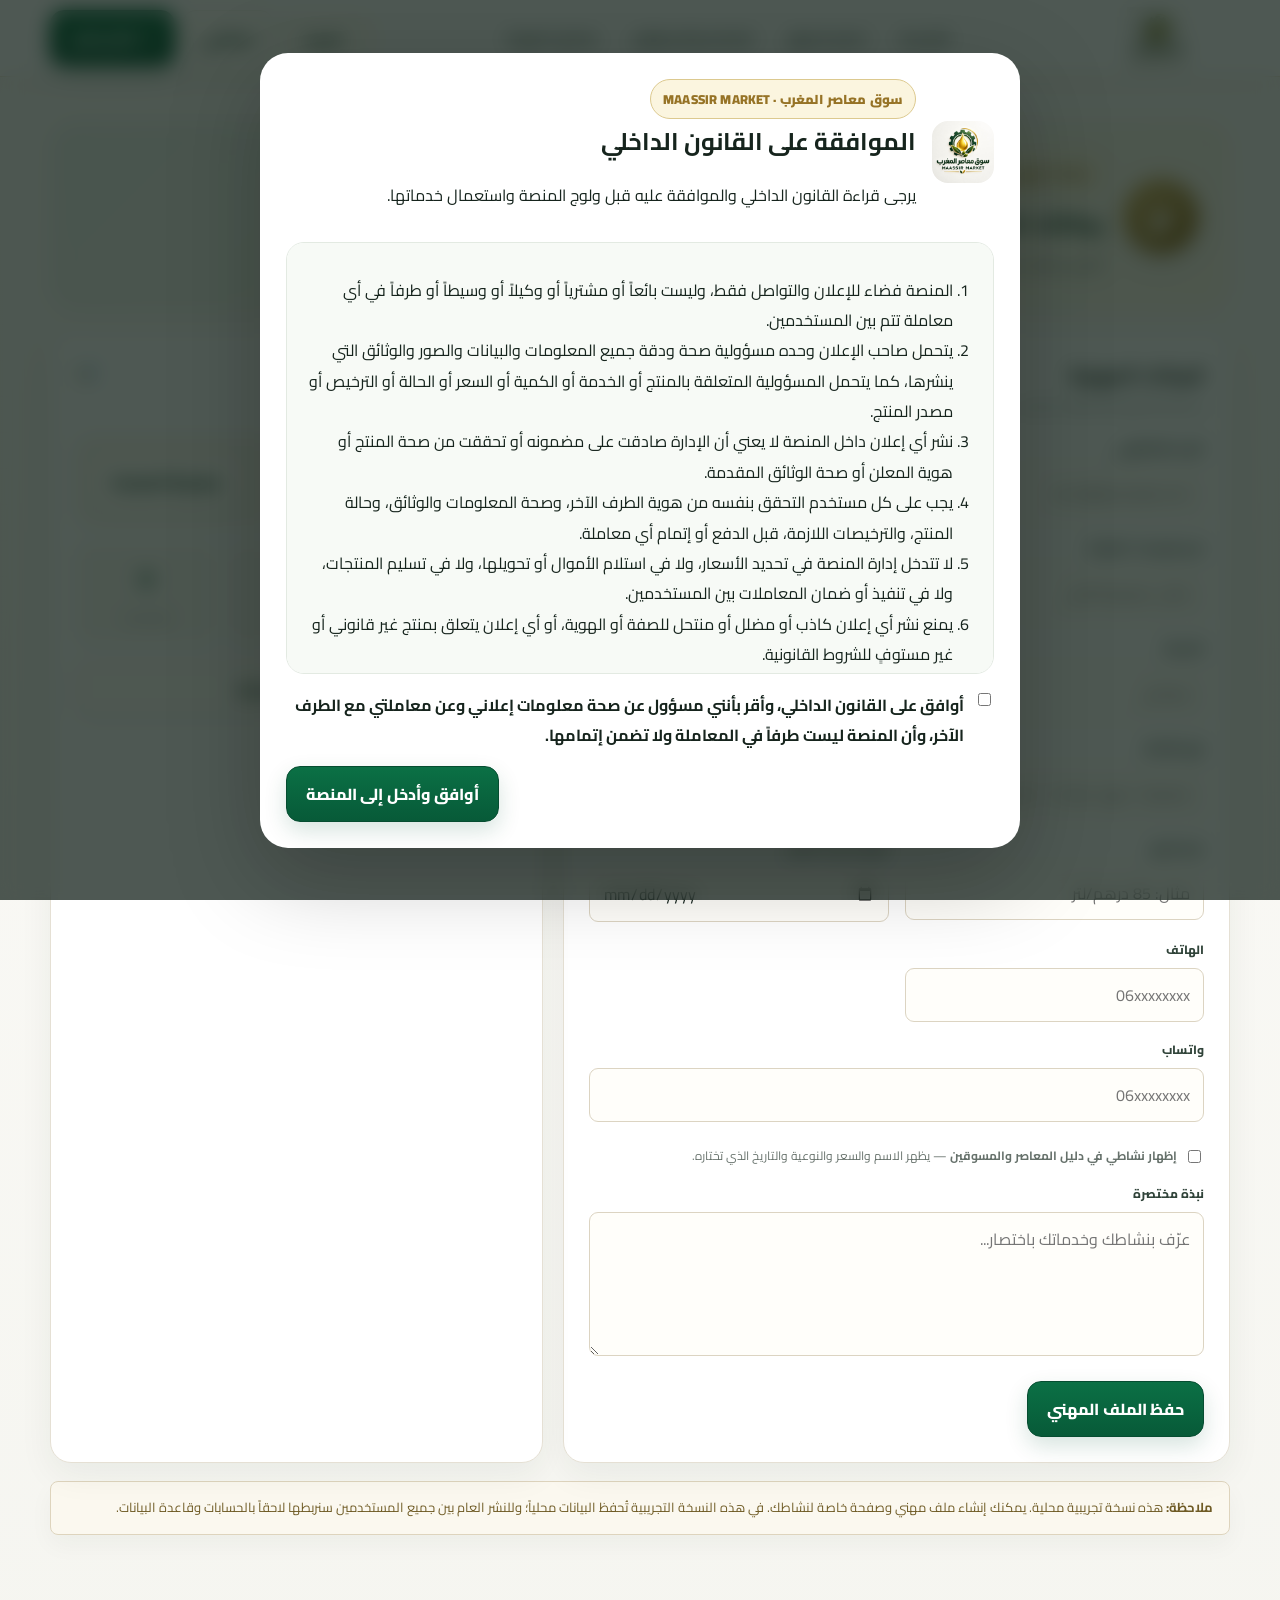
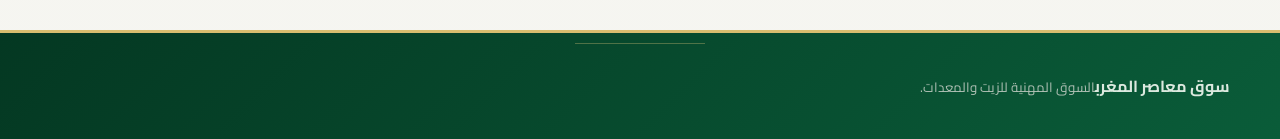
<file: profile.html>
<!doctype html><html lang="ar" dir="rtl"><head><meta charset="utf-8"><meta name="viewport" content="width=device-width,initial-scale=1"><title>ملفي المهني | سوق معاصر المغرب</title><link rel="stylesheet" href="styles.css"></head><body><header class="topbar"><div class="wrap nav"><a class="brand" href="index.html"><img src="logoSAM.png" alt=""><span><b>سوق معاصر المغرب</b><small>الملف المهني</small></span></a><nav class="navlinks"><a href="index.html">الرئيسية</a><a href="search.html">السوق</a><a class="active" href="profile.html">ملفي المهني</a></nav><a class="btn primary" href="publish.html">＋ نشر إعلان</a></div></header><main class="wrap profile-shell"><section class="profile-hero"><div class="profile-avatar">م</div><div><span class="eyebrow">ملفك المهني</span><h1 id="profileName">بياناتك المهنية</h1><p id="profileSummary">أنشئ ملفك ليظهر اسم نشاطك وموقعك ومعلومات التواصل عند إدارة إعلاناتك.</p></div></section><section class="profile-grid"><form id="profileForm" class="profile-card"><div class="card-heading"><div><h2>البيانات المهنية</h2><p>في النسخة التجريبية تحفظ البيانات محليًا على هذا الجهاز.</p></div><span>👤</span></div><div class="form-grid"><div><label class="label">البريد الإلكتروني</label><input class="field" type="email" name="email" placeholder="name@example.com"></div><div><label class="label">اسم المستخدم</label><input class="field" name="username" placeholder="اسم يظهر في الرابط المهني"></div><div class="full"><label class="label">اسم الوحدة / الشركة</label><input class="field" name="unit" required placeholder="مثال: معصرة الأمل"></div><div><label class="label">المدينة</label><input class="field" name="city" placeholder="مراكش"></div><div><label class="label">الجهة</label><input class="field" name="region" placeholder="مراكش آسفي"></div><div><label class="label">نوع النشاط</label><input class="field" name="activity" placeholder="معصرة / مورد معدات / تجارة زيت"></div><div><label class="label">نوع زيت الزيتون المعروض</label><select class="field" name="oilQuality"><option value="">لا أريد إظهاره</option><option value="بكر ممتاز">بكر ممتاز</option><option value="بكر عادي">بكر عادي</option></select></div><div><label class="label">سعر البيع</label><input class="field" name="oilPrice" placeholder="مثال: 85 درهم/لتر"></div><div><label class="label">تاريخ تحديث السعر</label><input class="field" type="date" name="oilPriceUpdated"></div><div><label class="label">الهاتف</label><input class="field" name="phone" placeholder="06xxxxxxxx"></div><div class="full"><label class="label">واتساب</label><input class="field" name="whatsapp" placeholder="06xxxxxxxx"></div><div class="full"><label class="privacy-check"><input type="checkbox" name="showInDirectory" value="1"> <span><b>إظهار نشاطي في دليل المعاصر والمسوقين</b> — يظهر الاسم والسعر والنوعية والتاريخ الذي تختاره.</span></label></div><div class="full"><label class="label">نبذة مختصرة</label><textarea class="field" name="bio" rows="4" placeholder="عرّف بنشاطك وخدماتك باختصار..."></textarea></div><div class="full"><button class="btn primary" type="submit">حفظ الملف المهني</button></div></div></form><aside class="profile-card profile-side"><div class="card-heading"><div><h2>نشاطي في السوق</h2><p>الإعلانات المنشورة من هذا الجهاز.</p></div><span>📊</span></div><div class="profile-public"><div><b>صفحتك المهنية</b><small id="publicProfileUrl">ستظهر بعد إنشاء ملفك</small></div><a id="publicProfileBtn" class="btn light" href="#">معاينة الصفحة</a></div><div class="mini-stats"><div><b id="profileAds">0</b><small>إعلانات</small></div><div><b id="profileSales">0</b><small>عروض بيع</small></div><div><b id="profileBuys">0</b><small>طلبات شراء</small></div></div><a class="btn light full-btn" href="publish.html">＋ نشر إعلان جديد</a><div id="profileList" class="profile-list"></div></aside></section><div class="notice profile-notice"><b>ملاحظة:</b> هذه نسخة تجريبية محلية. يمكنك إنشاء ملف مهني وصفحة خاصة لنشاطك. في هذه النسخة التجريبية تُحفظ البيانات محلياً؛ وللنشر العام بين جميع المستخدمين سنربطها لاحقاً بالحسابات وقاعدة البيانات.</div></main><footer class="footer"><div class="wrap foot"><div><b>سوق معاصر المغرب</b><small>السوق المهنية للزيت والمعدات.</small></div></div></footer><script src="app.js"></script><script>Souk.initProfile()</script></body></html>
</file>
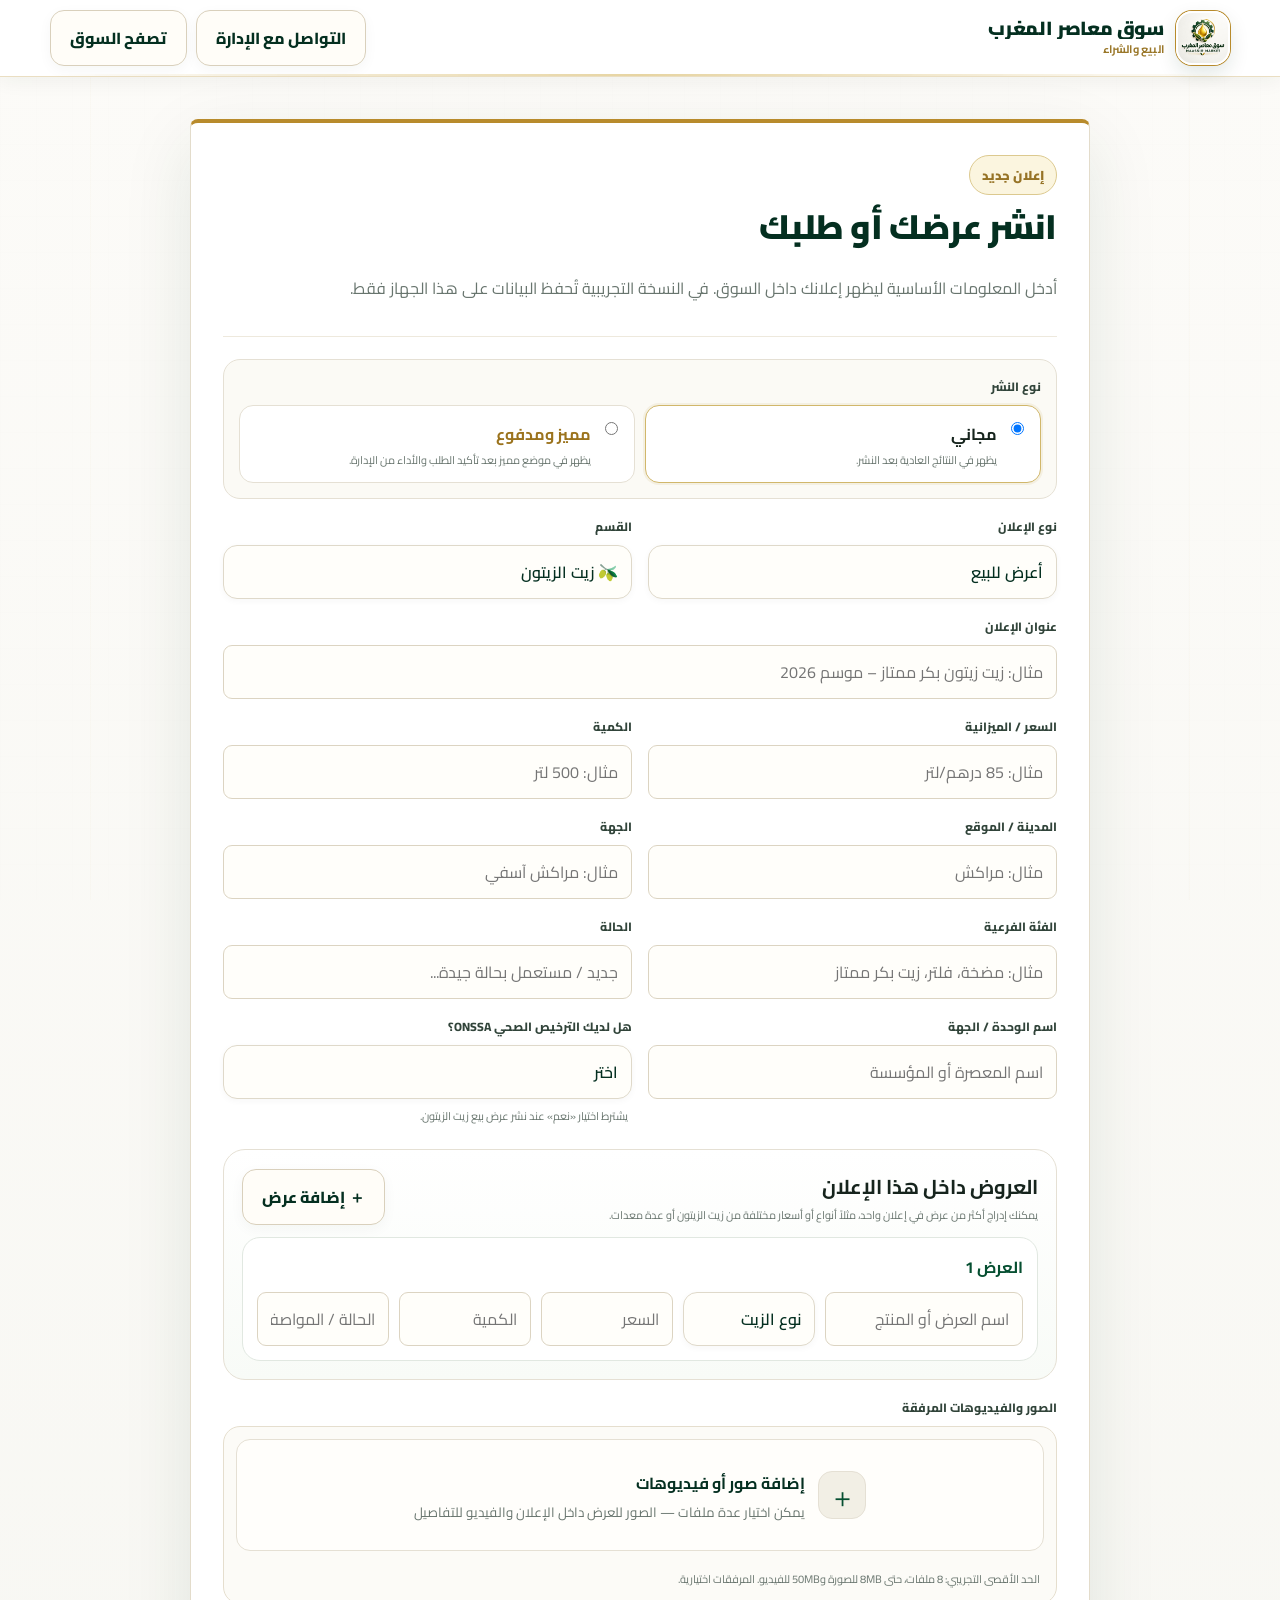
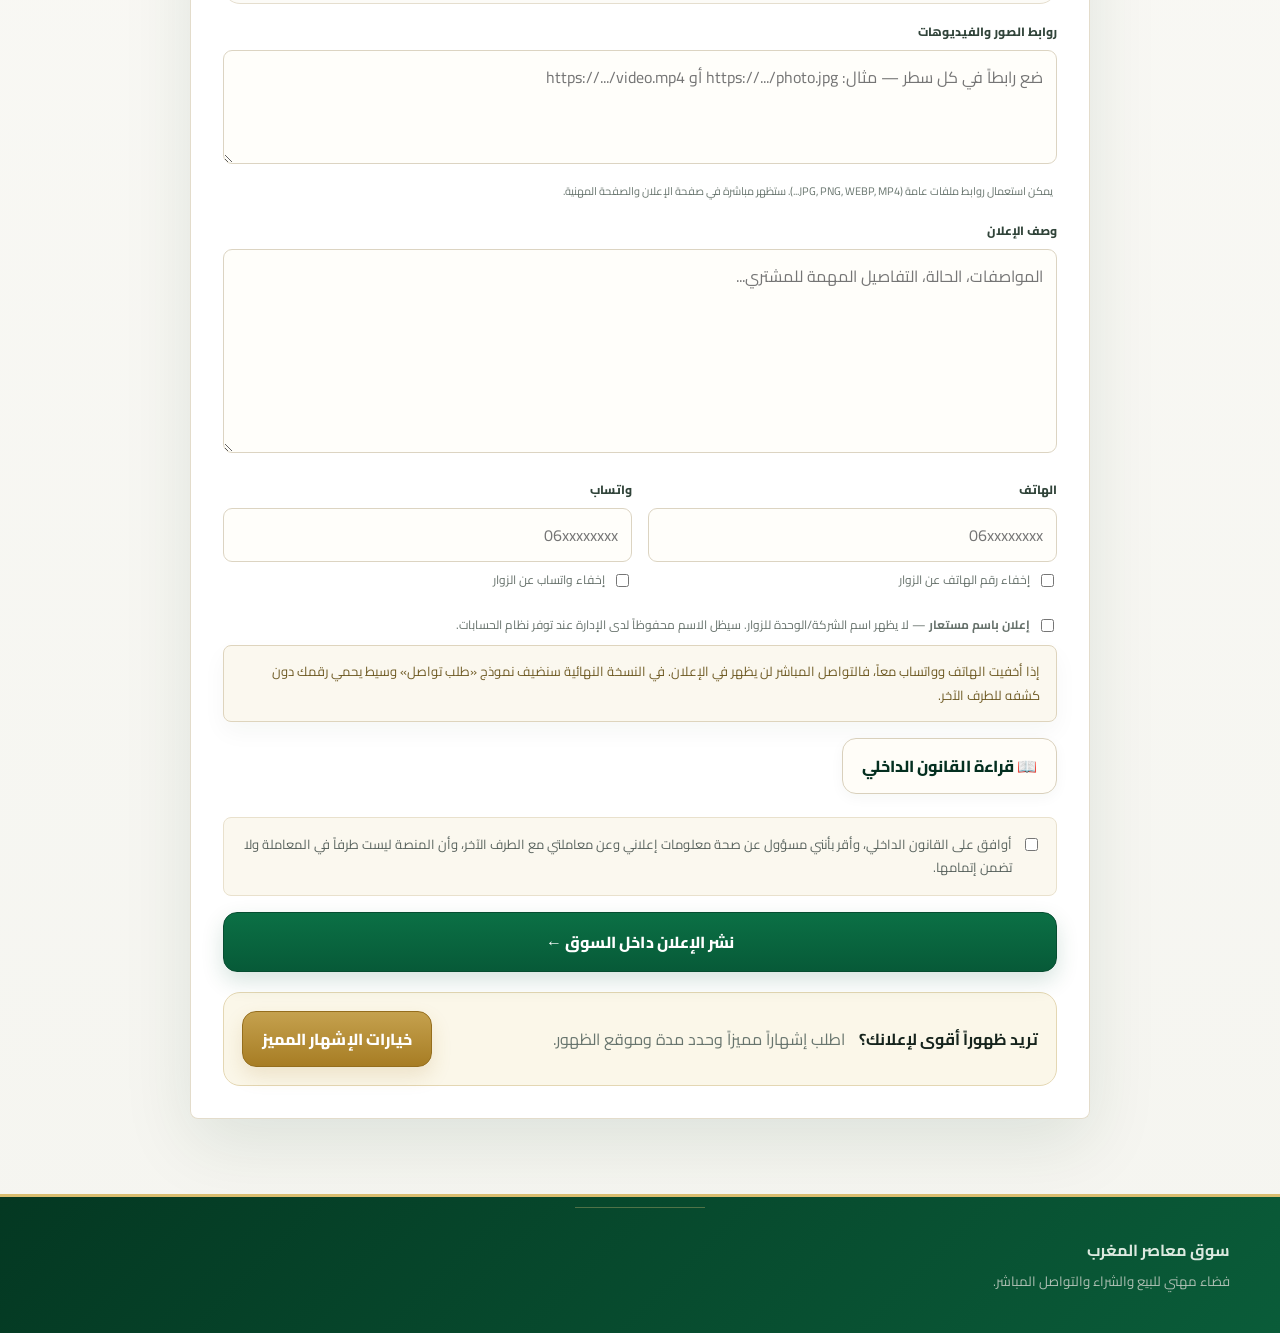
<file: publish.html>
<!doctype html><html lang="ar" dir="rtl"><head><meta charset="utf-8"><meta name="viewport" content="width=device-width,initial-scale=1"><title>نشر إعلان | سوق معاصر المغرب</title><link rel="stylesheet" href="styles.css"></head><body><header class="topbar"><div class="wrap nav"><a class="brand" href="index.html"><img src="logoSAM.png" alt=""><span><b data-i18n="market">سوق معاصر المغرب</b><small data-i18n="subtitle">البيع والشراء</small></span></a><div class="nav-actions"><a class="btn light" href="contact-admin.html">التواصل مع الإدارة</a><a class="btn light" href="search.html" data-i18n="browseMarket">تصفح السوق</a></div></div></header><main class="wrap form-shell"><div class="form-card"><div class="form-title"><span class="eyebrow" data-i18n="newAd">إعلان جديد</span><h1 data-i18n="publishTitle">انشر عرضك أو طلبك</h1><p data-i18n="publishDesc">أدخل المعلومات الأساسية ليظهر إعلانك داخل السوق. في النسخة التجريبية تُحفظ البيانات على هذا الجهاز فقط.</p></div><form id="publishForm"><div class="form-grid"><div class="full publish-plan"><label class="label">نوع النشر</label><div class="plan-options"><label class="plan-option"><input type="radio" name="publishPlan" value="free" checked><span><b>مجاني</b><small>يظهر في النتائج العادية بعد النشر.</small></span></label><label class="plan-option premium"><input type="radio" name="publishPlan" value="premium"><span><b>مميز ومدفوع</b><small>يظهر في موضع مميز بعد تأكيد الطلب والأداء من الإدارة.</small></span></label></div></div><div><label class="label" data-i18n="adType">نوع الإعلان</label><select class="field" name="kind"><option value="بيع" data-i18n="offerSale">أعرض للبيع</option><option value="شراء" data-i18n="offerBuy">أبحث عن شراء</option></select></div><div><label class="label" data-i18n="section">القسم</label><select class="field" name="category"><option value="زيت الزيتون" data-i18n="oil">🫒 زيت الزيتون</option><option value="المعدات والتجهيزات" data-i18n="equipment">⚙️ المعدات والتجهيزات</option></select></div><div class="full"><label class="label" data-i18n="adTitle">عنوان الإعلان</label><input class="field" required name="title" data-i18n-placeholder="oilTitlePh" placeholder="مثال: زيت زيتون بكر ممتاز – موسم 2026"></div><div><label class="label" data-i18n="priceBudget">السعر / الميزانية</label><input class="field" name="price" data-i18n-placeholder="pricePh" placeholder="مثال: 85 درهم/لتر"></div><div><label class="label" data-i18n="quantity">الكمية</label><input class="field" name="quantity" data-i18n-placeholder="qtyPh" placeholder="مثال: 500 لتر"></div><div><label class="label" data-i18n="location">المدينة / الموقع</label><input class="field" required name="location" data-i18n-placeholder="cityPh" placeholder="مثال: مراكش"></div><div><label class="label">الجهة</label><input class="field" name="region" placeholder="مثال: مراكش آسفي"></div><div><label class="label">الفئة الفرعية</label><input class="field" name="subcategory" placeholder="مثال: مضخة، فلتر، زيت بكر ممتاز"></div><div><label class="label" data-i18n="condition">الحالة</label><input class="field" name="condition" data-i18n-placeholder="newCondition" placeholder="جديد / مستعمل بحالة جيدة..."></div><div><label class="label" id="unitLabel" data-i18n="unitName">اسم الوحدة / الجهة</label><input class="field" name="unit" data-i18n-placeholder="unitPh" placeholder="اسم المعصرة أو المؤسسة"></div><div id="onssaWrap"><label class="label" data-i18n="onssa">هل لديك الترخيص الصحي ONSSA؟</label><select class="field" name="onssa"><option value="" selected>اختر</option><option value="نعم">نعم، حاصل على الترخيص</option><option value="لا">لا</option></select><small class="upload-note">يشترط اختيار «نعم» عند نشر عرض بيع زيت الزيتون.</small></div><div class="full offers-section"><div class="card-heading"><div><h2 style="margin:0">العروض داخل هذا الإعلان</h2><p>يمكنك إدراج أكثر من عرض في إعلان واحد، مثلاً أنواع أو أسعار مختلفة من زيت الزيتون أو عدة معدات.</p></div><button class="btn light" type="button" id="addOfferBtn">＋ إضافة عرض</button></div><div id="offersBuilder" class="offers-builder"></div><input type="hidden" name="offersJson" id="offersJson"></div><div class="full"><label class="label" data-i18n="media">الصور والفيديوهات المرفقة</label><div class="upload-box" id="uploadBox"><input id="mediaInput" class="media-input" type="file" name="media" accept="image/*,video/*" multiple><label class="upload-trigger" for="mediaInput"><span class="upload-icon">＋</span><span><b data-i18n="addMedia">إضافة صور أو فيديوهات</b><small data-i18n="mediaHelp">يمكن اختيار عدة ملفات — الصور للعرض داخل الإعلان والفيديو للتفاصيل</small></span></label><div id="mediaPreview" class="media-preview"></div><div class="upload-note" data-i18n="mediaNote">الحد الأقصى التجريبي: 8 ملفات، حتى 8MB للصورة و50MB للفيديو. المرفقات اختيارية.</div></div></div><div class="full"><label class="label">روابط الصور والفيديوهات</label><textarea class="field" name="mediaLinks" rows="3" placeholder="ضع رابطاً في كل سطر — مثال: https://.../photo.jpg أو https://.../video.mp4"></textarea><div class="upload-note">يمكن استعمال روابط ملفات عامة (JPG, PNG, WEBP, MP4...). ستظهر مباشرة في صفحة الإعلان والصفحة المهنية.</div></div><div class="full"><label class="label" data-i18n="description">وصف الإعلان</label><textarea class="field" name="description" rows="6" data-i18n-placeholder="descriptionPh" placeholder="المواصفات، الحالة، التفاصيل المهمة للمشتري..."></textarea></div><div><label class="label" data-i18n="phone">الهاتف</label><input class="field" name="phone" data-i18n-placeholder="phonePh" placeholder="06xxxxxxxx"><label class="privacy-check"><input type="checkbox" name="hidePhone" value="1"> <span>إخفاء رقم الهاتف عن الزوار</span></label></div><div><label class="label" data-i18n="whatsapp">واتساب</label><input class="field" name="whatsapp" data-i18n-placeholder="phonePh" placeholder="06xxxxxxxx"><label class="privacy-check"><input type="checkbox" name="hideWhatsapp" value="1"> <span>إخفاء واتساب عن الزوار</span></label></div><div class="full"><label class="privacy-check"><input type="checkbox" name="hideIdentity" value="1"> <span><b>إعلان باسم مستعار</b> — لا يظهر اسم الشركة/الوحدة للزوار. سيظل الاسم محفوظاً لدى الإدارة عند توفر نظام الحسابات.</span></label><div class="notice privacy-note">إذا أخفيت الهاتف وواتساب معاً، فالتواصل المباشر لن يظهر في الإعلان. في النسخة النهائية سنضيف نموذج «طلب تواصل» وسيط يحمي رقمك دون كشفه للطرف الآخر.</div></div><div class="full"><button type="button" class="btn light" id="readLawBtn" style="margin-bottom:8px">📖 قراءة القانون الداخلي</button><label class="agree"><input required type="checkbox" name="agree"><span data-i18n="agree">أوافق على القانون الداخلي، وأقر بأنني مسؤول عن صحة معلومات إعلاني وعن معاملتي مع الطرف الآخر، وأن المنصة ليست طرفاً في المعاملة ولا تضمن إتمامها.</span></label></div><div class="full"><button class="btn primary" type="submit" style="width:100%;padding:14px" data-i18n="submit">نشر الإعلان داخل السوق ←</button></div></div></form><div class="publish-upgrade"><b>تريد ظهوراً أقوى لإعلانك؟</b><span>اطلب إشهاراً مميزاً وحدد مدة وموقع الظهور.</span><a class="btn gold" href="advertise.html">خيارات الإشهار المميز</a></div></div></main><div class="modal" id="lawModal"><div class="modal-back" data-close-law></div><div class="modal-box law"><button class="modal-close" data-close-law>×</button><h2 data-i18n="lawTitle">القانون الداخلي</h2><div id="lawBody" data-i18n="lawBody"></div></div></div><footer class="footer"><div class="wrap foot"><div><b data-i18n="market">سوق معاصر المغرب</b><br><small data-i18n="footer">فضاء مهني للبيع والشراء والتواصل المباشر.</small></div></div></footer><script src="app.js"></script><script>
Souk.initPublish();
(function(){
 const form=document.getElementById('publishForm'), builder=document.getElementById('offersBuilder'), hidden=document.getElementById('offersJson'), add=document.getElementById('addOfferBtn'), cat=document.querySelector('[name="category"]'), kind=document.querySelector('[name="kind"]'), onssa=document.querySelector('[name="onssa"]'), wrap=document.getElementById('onssaWrap');
 if(!form||!builder)return;
 let offers=[];
 try{offers=JSON.parse(form.dataset.initialOffers||'[]')}catch{}
 const currentId=new URLSearchParams(location.search).get('edit');
 async function loadInitial(){
   if(currentId){try{const all=JSON.parse(localStorage.getItem('souk_professional_listings_v3')||'[]');const x=all.find(a=>a.id===currentId);if(x&&Array.isArray(x.offers))offers=x.offers}catch{}}
   if(!offers.length)offers=[{}]; render();
 }
 function sync(){hidden.value=JSON.stringify(offers)}
 function render(){
   const oil=cat?.value==='زيت الزيتون';
   builder.innerHTML=offers.map((o,i)=>`<div class="offer-row" data-i="${i}"><div class="offer-row-head"><b>العرض ${i+1}</b>${offers.length>1?`<button type="button" class="remove-offer" data-i="${i}">× حذف</button>`:''}</div><div class="offer-fields"><input class="field" data-f="title" data-i="${i}" value="${esc(o.title||'')}" placeholder="اسم العرض أو المنتج"><select class="field" data-f="quality" data-i="${i}" ${oil?'':'disabled'}><option value="">نوع الزيت</option><option ${o.quality==='بكر ممتاز'?'selected':''}>بكر ممتاز</option><option ${o.quality==='بكر عادي'?'selected':''}>بكر عادي</option></select><input class="field" data-f="price" data-i="${i}" value="${esc(o.price||'')}" placeholder="السعر"><input class="field" data-f="quantity" data-i="${i}" value="${esc(o.quantity||'')}" placeholder="الكمية"><input class="field" data-f="condition" data-i="${i}" value="${esc(o.condition||'')}" placeholder="الحالة / المواصفات"></div></div>`).join('');
   builder.querySelectorAll('[data-f]').forEach(el=>el.addEventListener('input',()=>{const i=+el.dataset.i;offers[i][el.dataset.f]=el.value;sync()}));
   builder.querySelectorAll('.remove-offer').forEach(b=>b.addEventListener('click',()=>{offers.splice(+b.dataset.i,1);if(!offers.length)offers=[{}];render();sync()}));
   sync();
 }
 function refreshLicense(){const sale=kind?.value==='بيع', oil=cat?.value==='زيت الزيتون';wrap?.classList.toggle('hidden',!(sale&&oil));if(!(sale&&oil)){if(onssa)onssa.value='غير معني'}}
 add?.addEventListener('click',()=>{offers.push({});render()});cat?.addEventListener('change',()=>{refreshLicense();render()});kind?.addEventListener('change',refreshLicense);
 const origSubmit=form.addEventListener;
 loadInitial();refreshLicense();
 // Inject offersJson into the data consumed by the existing publish handler.
 form.addEventListener('submit',()=>{sync();});
 window.addEventListener('storage',sync);
})();
</script></body></html>
</file>
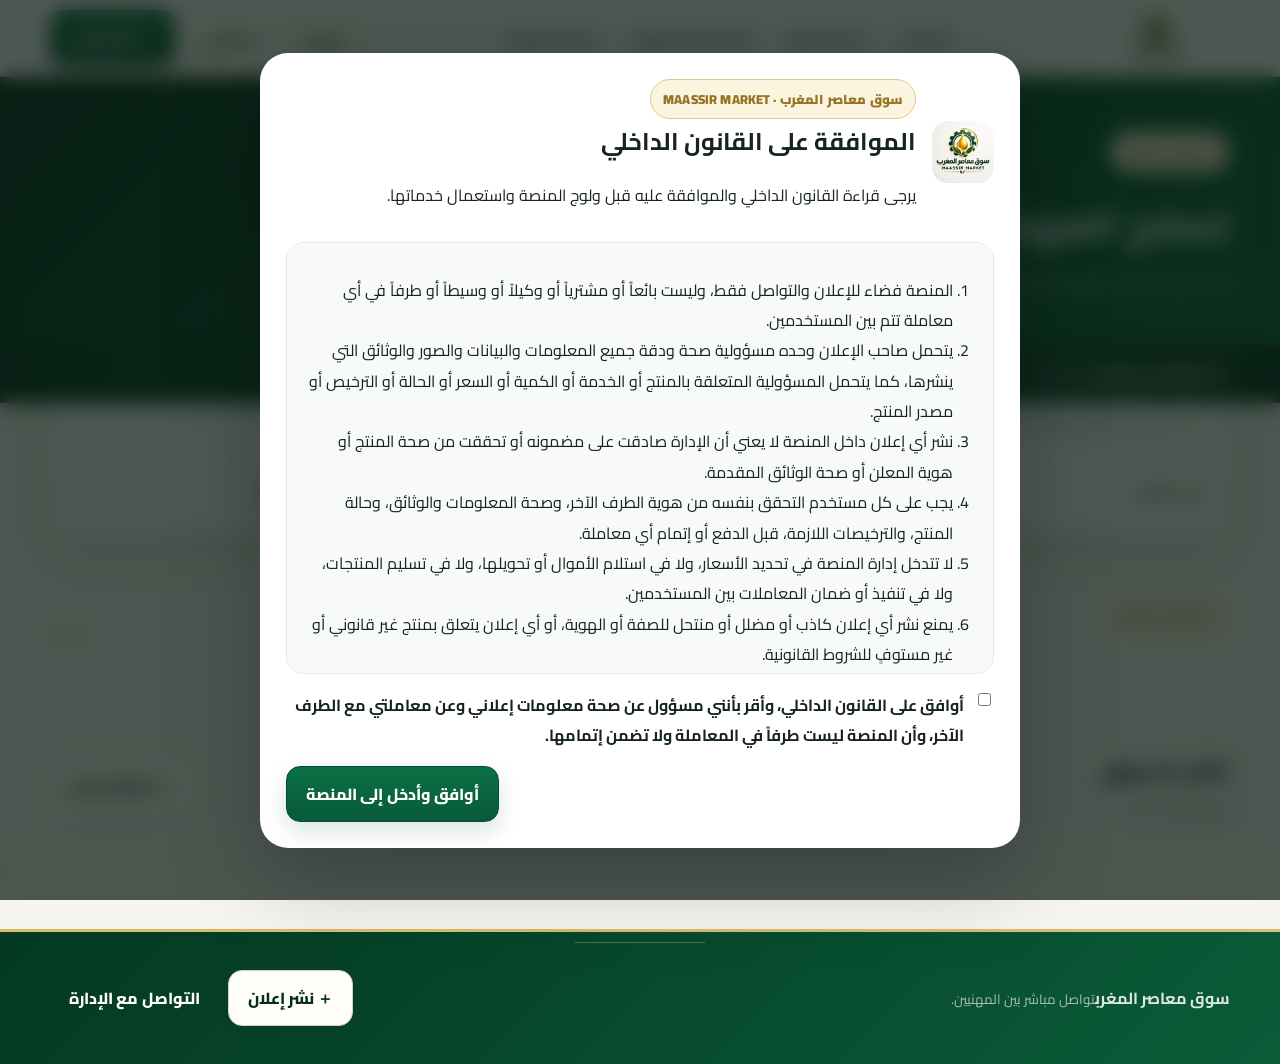
<file: search.html>
<!doctype html><html lang="ar" dir="rtl"><head><meta charset="utf-8"><meta name="viewport" content="width=device-width,initial-scale=1"><title>السوق | سوق معاصر المغرب</title><link rel="stylesheet" href="styles.css"></head><body><header class="topbar"><div class="wrap nav"><a class="brand" href="index.html"><img src="logoSAM.png" alt=""><span><b>سوق معاصر المغرب</b><small>السوق المهنية للزيت والمعدات</small></span></a><nav class="navlinks"><a href="index.html">الرئيسية</a><a class="active" href="search.html">تصفح السوق</a><a href="profile.html">ملفي المهني</a></nav><a class="btn primary" href="publish.html">＋ نشر إعلان</a></div></header><section class="market-hero"><div class="wrap"><span class="eyebrow">السوق المهنية</span><h1>تصفح العروض والطلبات</h1><p>ابحث بدقة عن زيت الزيتون أو المعدات والتجهيزات والخدمات المرتبطة بالمعاصر.</p></div></section><section class="market-ticker compact"><div class="wrap ticker-wrap"><div class="ticker-label"><span class="ticker-dot"></span><b>مؤشرات زيت الزيتون</b><small id="tickerUpdated">آخر تحديث: —</small></div><div class="ticker-track" id="priceTicker"></div></div></section><main class="wrap market-shell"><section class="search-panel"><div class="search-main"><span>⌕</span><input id="q" placeholder="ابحث عن منتج، معدة، مدينة، معصرة..."></div><div class="filter-row"><select class="field" id="cat"><option value="الكل">كل الفئات</option><option value="زيت الزيتون">🫒 زيت الزيتون</option><option value="المعدات والتجهيزات">⚙️ المعدات والتجهيزات</option></select><select class="field" id="kind"><option value="الكل">بيع وشراء</option><option value="بيع">للبيع</option><option value="شراء">طلبات الشراء</option></select><input class="field" id="locationFilter" placeholder="📍 المدينة / الجهة"><select class="field" id="sort"><option value="latest">الأحدث أولاً</option><option value="oldest">الأقدم أولاً</option></select></div></section><section class="section search-sponsored"><div class="section-head"><div><span class="eyebrow">✦ إعلانات مميزة</span></div></div><div id="sponsoredGrid" class="grid sponsored-grid"></div></section><section class="section"><div class="results-head"><div><h2>نتائج السوق</h2><span id="resultsHint">العروض والطلبات المتاحة</span></div><a class="btn light" href="publish.html">＋ إضافة إعلان</a></div><div id="grid" class="grid"></div></section></main><footer class="footer"><div class="wrap foot"><div><b>سوق معاصر المغرب</b><small>تواصل مباشر بين المهنيين.</small></div><div class="footer-actions"><a class="btn light" href="publish.html">＋ نشر إعلان</a><a class="btn footer-admin" href="contact-admin.html">التواصل مع الإدارة</a></div></div></footer><script src="app.js"></script><script>Souk.initSearch()</script></body></html>
</file>
<file: styles.css>
@import url('https://fonts.googleapis.com/css2?family=Cairo:wght@400;500;600;700;800&display=swap');
:root{--g:#07552f;--g2:#0e7040;--g3:#083d25;--gold:#b58a2a;--gold2:#d6b765;--cream:#fbfaf6;--paper:#fff;--ink:#18251e;--muted:#6d7771;--line:#e9e2d1;--soft:#f5f1e6;--danger:#a84232;--shadow:0 18px 50px rgba(13,42,27,.09)}*{box-sizing:border-box}html{scroll-behavior:smooth}body{margin:0;background:linear-gradient(180deg,#fbfaf6 0%,#f7f6f1 100%);color:var(--ink);font-family:Cairo,Arial,sans-serif}a{text-decoration:none;color:inherit}button,input,select,textarea{font:inherit}button{cursor:pointer}.wrap{width:min(1180px,calc(100% - 32px));margin:auto}.topbar{background:rgba(255,255,255,.92);border-bottom:1px solid var(--line);position:sticky;top:0;z-index:30;backdrop-filter:blur(14px)}.nav{height:78px;display:flex;align-items:center;justify-content:space-between;gap:20px}.brand{display:flex;align-items:center;gap:11px}.brand img{width:52px;height:52px;border-radius:50%;object-fit:cover;border:3px solid #fff;box-shadow:0 0 0 1px var(--gold),0 5px 14px rgba(0,0,0,.08)}.brand b{display:block;font-size:18px;color:var(--g3);line-height:1.2}.brand small{color:var(--gold);font-weight:700}.navlinks{display:flex;gap:8px;align-items:center}.navlinks a{padding:10px 14px;border-radius:12px;color:#46534c;font-weight:700}.navlinks a:hover{background:var(--soft);color:var(--g)}.btn{display:inline-flex;align-items:center;justify-content:center;gap:7px;border:0;border-radius:13px;padding:12px 18px;font-weight:800;transition:.18s;white-space:nowrap}.btn:hover{transform:translateY(-1px)}.btn.primary{background:linear-gradient(135deg,var(--g),var(--g2));color:#fff;box-shadow:0 10px 24px rgba(7,85,47,.17)}.btn.gold{background:linear-gradient(135deg,#a87917,var(--gold));color:#fff}.btn.light{background:#fff;border:1px solid var(--line);color:var(--g)}.btn.whatsapp{background:#1e9b59;color:#fff}.hero{padding:52px 0 34px;display:grid;grid-template-columns:1.15fr .85fr;gap:42px;align-items:center}.eyebrow{display:inline-flex;padding:7px 12px;border:1px solid #dcc98f;background:#fbf5df;color:#8b681d;border-radius:999px;font-weight:800;font-size:13px}.hero h1{font-size:clamp(34px,5vw,56px);line-height:1.15;margin:14px 0 15px;color:var(--g3)}.hero p{font-size:17px;line-height:1.9;color:var(--muted);max-width:680px}.hero-actions{display:flex;gap:10px;flex-wrap:wrap;margin-top:22px}.hero-art{min-height:320px;border-radius:30px;background:radial-gradient(circle at 75% 25%,#eadcae,transparent 34%),linear-gradient(145deg,#0a5430,#083c25);position:relative;overflow:hidden;box-shadow:var(--shadow)}.hero-art:before,.hero-art:after{content:"";position:absolute;border:1px solid rgba(214,183,101,.45);border-radius:50%;width:330px;height:330px;left:-90px;bottom:-120px}.hero-art:after{width:450px;height:450px;left:auto;right:-180px;top:-190px}.hero-art img{position:absolute;width:190px;height:190px;border-radius:50%;object-fit:cover;left:50%;top:50%;transform:translate(-50%,-50%);border:8px solid rgba(255,255,255,.9);box-shadow:0 18px 50px rgba(0,0,0,.25)}.searchbox{background:#fff;border:1px solid var(--line);border-radius:20px;padding:8px;display:flex;gap:8px;box-shadow:0 12px 30px rgba(13,42,27,.06);margin-top:22px}.searchbox input{border:0;outline:0;flex:1;padding:12px 14px;min-width:0;background:transparent}.searchbox select{border:0;border-right:1px solid var(--line);outline:0;padding:0 12px;color:#526058;background:#fff}.section{padding:26px 0 54px}.section-head{display:flex;align-items:end;justify-content:space-between;gap:16px;margin-bottom:18px}.section-head h2{margin:0;color:var(--g3);font-size:27px}.section-head p{margin:5px 0 0;color:var(--muted)}.cats{display:grid;grid-template-columns:repeat(2,1fr);gap:18px}.catcard{padding:26px;border:1px solid var(--line);border-radius:22px;background:#fff;box-shadow:0 10px 28px rgba(13,42,27,.05);display:flex;align-items:center;justify-content:space-between;gap:20px}.caticon{width:68px;height:68px;border-radius:20px;display:grid;place-items:center;font-size:31px;background:var(--soft);border:1px solid var(--line)}.catcard h3{margin:0 0 5px;color:var(--g3)}.catcard p{margin:0;color:var(--muted);line-height:1.7}.stats{display:grid;grid-template-columns:repeat(3,1fr);gap:14px;margin-top:25px}.stat{background:#fff;border:1px solid var(--line);border-radius:18px;padding:18px;text-align:center}.stat strong{display:block;font-size:25px;color:var(--g)}.stat span{color:var(--muted);font-size:13px}.toolbar{position:sticky;top:78px;z-index:20;background:rgba(247,246,241,.93);backdrop-filter:blur(12px);padding:14px 0;border-bottom:1px solid var(--line)}.filters{display:grid;grid-template-columns:1.1fr .8fr .8fr 2fr;gap:9px}.field{width:100%;border:1px solid var(--line);background:#fff;border-radius:12px;padding:11px 13px;outline:0;color:var(--ink)}.field:focus{border-color:var(--gold)}.grid{display:grid;grid-template-columns:repeat(4,1fr);gap:18px}.card{background:#fff;border:1px solid var(--line);border-radius:18px;overflow:hidden;box-shadow:0 10px 26px rgba(13,42,27,.055);transition:.18s}.card:hover{transform:translateY(-3px);box-shadow:0 18px 38px rgba(13,42,27,.10)}.card-image{height:205px;position:relative;background:#e9e4d7;overflow:hidden}.card-image img{width:100%;height:100%;object-fit:cover}.badge{position:absolute;top:11px;right:11px;background:#fff;border-radius:999px;padding:5px 9px;font-size:12px;font-weight:800;box-shadow:0 5px 14px rgba(0,0,0,.12)}.badge.sale{color:#08703c}.badge.buy{color:#1d5d95}.card-body{padding:15px}.card h3{margin:0 0 6px;font-size:17px;color:var(--g3);white-space:nowrap;overflow:hidden;text-overflow:ellipsis}.price{font-weight:800;color:var(--g);font-size:17px}.meta{display:flex;flex-wrap:wrap;gap:6px;color:var(--muted);font-size:12px;margin:8px 0 12px}.meta span{background:#f7f5ee;padding:4px 7px;border-radius:7px}.card-footer{display:flex;justify-content:space-between;align-items:center;border-top:1px solid #f0ede4;padding-top:11px}.card-footer small{color:var(--muted)}.link{color:var(--g);font-weight:800;font-size:13px}.empty{padding:55px 20px;text-align:center;border:1px dashed #d9cfb6;border-radius:20px;color:var(--muted);background:#fff}.empty b{display:block;color:var(--g3);margin-bottom:5px}.detail-layout{display:grid;grid-template-columns:1.05fr .95fr;gap:25px;padding:35px 0 60px}.gallery{background:#fff;border:1px solid var(--line);border-radius:22px;padding:12px}.gallery-main{height:470px;border-radius:16px;overflow:hidden;background:#eee9dd}.gallery-main img{width:100%;height:100%;object-fit:cover}.detail-box{background:#fff;border:1px solid var(--line);border-radius:22px;padding:25px;box-shadow:var(--shadow)}.detail-box h1{margin:8px 0;color:var(--g3);font-size:34px}.detail-price{font-size:28px;color:var(--g);font-weight:800;margin:10px 0}.detail-desc{line-height:2;color:#53605a}.specs{display:grid;grid-template-columns:1fr 1fr;gap:8px;margin:18px 0}.spec{background:#f8f6ef;border-radius:12px;padding:10px}.spec small{display:block;color:var(--muted);font-size:11px}.spec b{color:var(--g3)}.contact{display:grid;grid-template-columns:1fr 1fr;gap:10px;margin-top:20px}.notice{background:#fbf6e6;border:1px solid #e6d39b;color:#6f5b25;border-radius:15px;padding:14px 16px;line-height:1.8;font-size:13px}.form-shell{max-width:850px;margin:35px auto 70px}.form-card{background:#fff;border:1px solid var(--line);border-radius:24px;padding:28px;box-shadow:var(--shadow)}.form-title h1{margin:0;color:var(--g3);font-size:32px}.form-title p{color:var(--muted);line-height:1.8}.form-grid{display:grid;grid-template-columns:1fr 1fr;gap:14px}.full{grid-column:1/-1}.label{display:block;font-weight:800;color:#34433b;font-size:13px;margin:0 0 6px}.agree{display:flex;gap:9px;align-items:flex-start;background:#faf8f0;padding:13px;border-radius:12px;margin-top:15px;color:#59635e;font-size:13px;line-height:1.8}.agree input{margin-top:5px}.modal{display:none;position:fixed;inset:0;z-index:100}.modal.open{display:block}.modal-back{position:absolute;inset:0;background:rgba(6,24,16,.62);backdrop-filter:blur(4px)}.modal-box{position:relative;width:min(760px,calc(100% - 26px));max-height:86vh;overflow:auto;margin:7vh auto;background:#fff;border-radius:22px;padding:28px;box-shadow:0 30px 80px rgba(0,0,0,.28)}.modal-close{position:absolute;top:12px;left:12px;border:0;background:#f1eee4;border-radius:50%;width:36px;height:36px;font-size:22px}.law h2{color:var(--g3)}.law li{margin:9px 0;line-height:1.8}.footer{margin-top:20px;background:#073b24;color:#dce9df;padding:34px 0}.footer .foot{display:flex;justify-content:space-between;gap:20px;align-items:center}.footer small{color:#aebfb3}.hidden{display:none!important}@media(max-width:980px){.grid{grid-template-columns:repeat(3,1fr)}.hero{grid-template-columns:1fr}.hero-art{min-height:260px}.filters{grid-template-columns:1fr 1fr}.filters .wide{grid-column:1/-1}.detail-layout{grid-template-columns:1fr}.cats{grid-template-columns:1fr}}@media(max-width:700px){.wrap{width:min(100% - 22px,1180px)}.nav{height:68px}.navlinks{display:none}.brand img{width:46px;height:46px}.brand b{font-size:15px}.brand small{font-size:11px}.hero{padding:34px 0 22px}.hero h1{font-size:35px}.hero p{font-size:15px}.hero-art{min-height:230px}.hero-art img{width:135px;height:135px}.stats{grid-template-columns:1fr}.grid{grid-template-columns:1fr 1fr;gap:12px}.card-image{height:160px}.section{padding-bottom:38px}.toolbar{top:68px}.filters{grid-template-columns:1fr 1fr}.filters .wide{grid-column:1/-1}.detail-layout{padding-top:18px}.gallery-main{height:310px}.detail-box h1{font-size:27px}.contact{grid-template-columns:1fr}.form-grid{grid-template-columns:1fr}.full{grid-column:auto}.footer .foot{flex-direction:column;text-align:center}}@media(max-width:470px){.grid{grid-template-columns:1fr}.card-image{height:205px}.hero-actions .btn{width:100%}.cats{gap:12px}.catcard{padding:18px}.caticon{width:55px;height:55px;font-size:25px}}
/* Media upload + mobile refinements */
.upload-box{border:1.5px dashed #cfc4a6;border-radius:18px;background:#fcfbf6;padding:12px}.media-input{position:absolute;opacity:0;width:1px;height:1px}.upload-trigger{min-height:112px;border-radius:14px;background:#fff;border:1px solid var(--line);display:flex;align-items:center;justify-content:center;gap:13px;text-align:right;padding:16px;cursor:pointer;color:var(--g3)}.upload-trigger:hover{border-color:var(--gold);background:#fffdf7}.upload-icon{width:48px;height:48px;border-radius:14px;display:grid;place-items:center;background:var(--soft);border:1px solid var(--line);font-size:27px;color:var(--g)}.upload-trigger b{display:block}.upload-trigger small{display:block;color:var(--muted);margin-top:4px;line-height:1.6}.upload-note{font-size:11px;color:var(--muted);padding:8px 4px 2px}.media-preview{display:grid;grid-template-columns:repeat(4,1fr);gap:9px;margin-top:10px}.upload-item{position:relative;overflow:hidden;border-radius:13px;background:#eee9dd;border:1px solid var(--line);aspect-ratio:1/1}.upload-item img,.upload-item video{width:100%;height:100%;object-fit:cover;display:block}.upload-item-info{position:absolute;right:5px;left:5px;bottom:5px;background:rgba(7,61,37,.86);color:#fff;border-radius:8px;padding:4px 7px;font-size:10px;white-space:nowrap;overflow:hidden;text-overflow:ellipsis}.remove-media{position:absolute;top:5px;left:5px;width:30px;height:30px;border:0;border-radius:50%;background:rgba(255,255,255,.94);color:#9a3025;font-size:20px;line-height:1}.media-count{position:absolute;left:10px;bottom:10px;background:rgba(7,61,37,.9);color:#fff;border-radius:999px;padding:4px 8px;font-size:11px;font-weight:800}.card-image video{width:100%;height:100%;object-fit:cover;display:block}.gallery-thumbs{display:grid;grid-template-columns:repeat(6,1fr);gap:8px;margin-top:9px}.thumb{border:2px solid transparent;background:#f4f1e8;border-radius:11px;overflow:hidden;padding:0;aspect-ratio:1/1;position:relative}.thumb.active{border-color:var(--gold)}.thumb img{width:100%;height:100%;object-fit:cover}.thumb span{display:grid;place-items:center;width:100%;height:100%;font-size:24px;color:var(--g)}.gallery-media{width:100%;height:100%;object-fit:contain;display:block;background:#eee9dd}.gallery-main{display:grid;place-items:center}
@media(max-width:700px){.wrap{width:calc(100% - 18px)}.topbar .nav{gap:8px}.topbar .btn{padding:9px 11px;font-size:12px}.hero{gap:20px}.hero h1{font-size:30px}.hero-art{min-height:190px;border-radius:22px}.hero-art img{width:110px;height:110px}.searchbox{display:grid;grid-template-columns:1fr auto;border-radius:16px}.searchbox select{grid-column:1/-1;border:1px solid var(--line);border-radius:10px;padding:10px}.searchbox input{border:1px solid var(--line);border-radius:10px;min-width:0}.searchbox .btn{padding:10px 12px}.section-head{align-items:flex-start}.section-head h2{font-size:23px}.cats{grid-template-columns:1fr}.catcard{min-height:110px}.filters{grid-template-columns:1fr 1fr}.filters .field{min-width:0;font-size:13px;padding:10px}.filters #q{grid-column:1/-1}.toolbar{top:68px}.detail-layout{gap:12px}.gallery{padding:7px;border-radius:17px}.gallery-main{height:300px;border-radius:12px}.gallery-thumbs{grid-template-columns:repeat(5,1fr);gap:6px}.detail-box{padding:17px;border-radius:17px}.detail-box h1{font-size:24px;line-height:1.45}.detail-price{font-size:23px}.specs{grid-template-columns:1fr 1fr}.form-shell{margin-top:18px}.form-card{padding:17px;border-radius:18px}.form-title h1{font-size:26px}.form-grid{gap:11px}.upload-trigger{min-height:96px}.media-preview{grid-template-columns:repeat(3,1fr)}.upload-item-info{font-size:9px}.footer{padding:26px 0}}
@media(max-width:430px){.brand span{max-width:125px}.brand b{font-size:13px}.brand small{font-size:10px}.topbar .btn{font-size:11px}.grid{grid-template-columns:1fr}.card-image{height:220px}.filters{grid-template-columns:1fr}.filters #q{grid-column:auto}.media-preview{grid-template-columns:repeat(2,1fr)}.gallery-main{height:260px}.gallery-thumbs{grid-template-columns:repeat(4,1fr)}}
/* V3.1 — mobile-first gallery and layout corrections */
.gallery-main{position:relative;min-width:0;touch-action:pan-y;overflow:hidden}
.gallery-media{max-width:100%;max-height:100%;object-fit:contain}
.gallery-nav{position:absolute;z-index:3;top:50%;transform:translateY(-50%);width:42px;height:42px;border:0;border-radius:50%;background:rgba(255,255,255,.92);color:var(--g3);font-size:31px;line-height:1;display:grid;place-items:center;box-shadow:0 6px 20px rgba(0,0,0,.15)}
.gallery-nav.prev{right:12px}.gallery-nav.next{left:12px}.gallery-nav.hidden{display:none}
.gallery-thumbs{overflow-x:auto;scrollbar-width:thin;padding-bottom:2px}
.thumb{min-width:0}
@media(max-width:700px){
  html,body{max-width:100%;overflow-x:hidden}
  .nav{height:64px}
  .topbar .nav{width:calc(100% - 14px)}
  .brand{min-width:0;gap:7px}.brand img{width:42px;height:42px}.brand span{min-width:0}.brand b{white-space:nowrap;overflow:hidden;text-overflow:ellipsis}
  .topbar .btn{max-width:128px;overflow:hidden;text-overflow:ellipsis}
  .detail-layout{grid-template-columns:1fr;display:grid;width:100%;padding:14px 0 35px;gap:12px}
  .gallery{width:100%;padding:6px;border-radius:16px}
  .gallery-main{height:clamp(240px,68vw,340px);border-radius:11px}
  .gallery-media{width:100%;height:100%;object-fit:contain}
  .gallery-nav{width:38px;height:38px;font-size:28px}.gallery-nav.prev{right:8px}.gallery-nav.next{left:8px}
  .gallery-thumbs{display:flex;gap:7px;margin-top:7px;overflow-x:auto;scroll-snap-type:x proximity}
  .thumb{flex:0 0 62px;height:62px;scroll-snap-align:start}
  .detail-box{width:100%;min-width:0;padding:15px;border-radius:16px;overflow-wrap:anywhere}
  .detail-box h1{font-size:22px;line-height:1.45;word-break:break-word}
  .detail-price{font-size:21px}
  .specs{grid-template-columns:1fr 1fr;min-width:0}.spec{min-width:0;overflow:hidden}.spec b{display:block;overflow-wrap:anywhere}
  .contact{grid-template-columns:1fr 1fr}.contact .btn{min-width:0;padding:11px 8px}
  .detail-desc{font-size:14px;line-height:1.9;overflow-wrap:anywhere}
  .section{padding-top:18px}
  .form-shell{width:calc(100% - 14px)}
  .form-card{padding:14px}.form-title h1{font-size:24px;line-height:1.4}
  .upload-trigger{width:100%;padding:13px}.media-preview{grid-template-columns:repeat(2,minmax(0,1fr));width:100%}
}
@media(max-width:430px){
  .wrap{width:calc(100% - 14px)}
  .brand b{font-size:12px}.brand small{font-size:9px}
  .topbar .btn{font-size:10px;padding:8px 9px;max-width:112px}
  .gallery-main{height:250px}
  .gallery-nav{width:35px;height:35px;font-size:25px}
  .specs{grid-template-columns:1fr}
  .contact{grid-template-columns:1fr 1fr}
}
/* Detail page — final mobile gallery correction */
.gallery-main{position:relative;display:flex;align-items:center;justify-content:center;min-width:0;overflow:hidden}
.gallery-stage{width:100%;height:100%;display:flex;align-items:center;justify-content:center;min-width:0;overflow:hidden}
.gallery-stage .gallery-media{width:100%;height:100%;max-width:100%;max-height:100%;object-fit:contain;display:block}
.gallery-stage video.gallery-media{background:#111}
@media(max-width:700px){
  .detail-layout{width:100%;grid-template-columns:minmax(0,1fr);overflow:hidden}
  .gallery,.detail-box{min-width:0;max-width:100%}
  .gallery-main{width:100%;height:clamp(230px,70vw,320px)}
  .gallery-stage{width:100%;height:100%;min-width:0}
  .gallery-stage .gallery-media{width:100%;height:100%;object-fit:contain}
  .gallery-thumbs{width:100%;max-width:100%;display:flex;flex-wrap:nowrap;overflow-x:auto;overscroll-behavior-x:contain;-webkit-overflow-scrolling:touch}
  .thumb{flex:0 0 62px}
  .detail-box{overflow:hidden}
  .detail-box h1,.detail-desc,.spec b{overflow-wrap:anywhere;word-break:break-word}
}
@media(max-width:430px){
  .gallery-main{height:clamp(220px,72vw,285px)}
  .thumb{flex-basis:58px;height:58px}
  .detail-box{padding:14px}
}
/* Multilingual navigation + owner controls */
.language-select{appearance:none;border:1px solid rgba(181,138,42,.55);background:#fffdf7;color:var(--g3);border-radius:12px;padding:9px 28px 9px 10px;font:inherit;font-size:12px;font-weight:800;min-width:92px;cursor:pointer;background-image:linear-gradient(45deg,transparent 50%,var(--g) 50%),linear-gradient(135deg,var(--g) 50%,transparent 50%);background-position:calc(100% - 12px) 50%,calc(100% - 7px) 50%;background-size:5px 5px,5px 5px;background-repeat:no-repeat}
.owner-actions{margin-top:10px}.btn.danger{background:#fff0ee;color:#9b3026;border:1px solid #e9b6af}.btn.danger:hover{background:#ffe6e2}
@media(max-width:700px){.language-select{min-width:78px;font-size:11px;padding:8px 23px 8px 7px}.topbar .nav{flex-wrap:nowrap}.topbar .nav .language-select{flex:0 0 auto}.topbar .nav>.btn{flex:0 1 auto}.owner-actions{grid-template-columns:1fr 1fr}}
@media(max-width:430px){.language-select{min-width:70px;font-size:10px}.topbar .nav>.btn{max-width:105px}.brand span{max-width:105px}}
/* Harmonised native dropdowns */
select.field,.searchbox select,.filters select{
  appearance:none;-webkit-appearance:none;
  background-color:#fffdf8;
  background-image:linear-gradient(45deg,transparent 50%,var(--g) 50%),linear-gradient(135deg,var(--g) 50%,transparent 50%);
  background-position:calc(100% - 18px) 50%,calc(100% - 13px) 50%;
  background-size:5px 5px,5px 5px;background-repeat:no-repeat;
  padding-inline-end:34px;cursor:pointer;
  font-weight:600;color:var(--g3);
  box-shadow:0 2px 7px rgba(13,42,27,.035);
  transition:border-color .18s,box-shadow .18s,background-color .18s;
}
select.field:hover,.searchbox select:hover,.filters select:hover{border-color:rgba(181,138,42,.7);background-color:#fffefa}
select.field:focus,.searchbox select:focus,.filters select:focus{border-color:var(--gold);box-shadow:0 0 0 3px rgba(181,138,42,.12)}
select.field option{background:#fff;color:var(--ink);font-weight:500;padding:10px}
html[dir="rtl"] select.field,html[dir="rtl"] .searchbox select,html[dir="rtl"] .filters select{background-position:calc(0% + 13px) 50%,calc(0% + 18px) 50%;padding-left:34px;padding-right:13px}
@media(max-width:700px){select.field,.searchbox select,.filters select{min-height:46px;border-radius:13px}}

/* V3.5 — Morocco Olive Mill Market / institutional visual refresh */
:root{
  --g:#0b5b38;--g2:#137449;--g3:#063d27;
  --gold:#b58a2a;--gold2:#d8bd72;--cream:#f8f6ef;
  --paper:#fff;--ink:#17251e;--muted:#68746d;--line:#e6e0d2;
  --soft:#f2efe5;--shadow:0 18px 55px rgba(8,55,35,.09)
}
body{background:radial-gradient(circle at 8% 0%,rgba(216,189,114,.12),transparent 28%),linear-gradient(180deg,#fbfaf6 0%,#f5f5f0 100%);font-family:Cairo,Arial,sans-serif}
body:before{content:"";position:fixed;inset:0;pointer-events:none;opacity:.22;background-image:linear-gradient(rgba(7,61,39,.025) 1px,transparent 1px),linear-gradient(90deg,rgba(7,61,39,.025) 1px,transparent 1px);background-size:36px 36px;z-index:-1}
.topbar{background:rgba(255,255,255,.94);border-bottom:1px solid rgba(181,138,42,.22);box-shadow:0 4px 22px rgba(8,55,35,.045)}
.nav{height:82px}
.brand{gap:12px}
.brand img{width:54px;height:54px;border:2px solid #fff;box-shadow:0 0 0 1px var(--gold),0 8px 20px rgba(8,55,35,.13)}
.brand b{font-size:19px;letter-spacing:-.2px}
.brand small{color:#9b761f;letter-spacing:.2px}
.navlinks a{font-size:13px;border:1px solid transparent}
.navlinks a:hover{border-color:var(--line);background:#fbfaf5}
.btn{border-radius:14px;padding:12px 19px;box-shadow:none}
.btn.primary{background:linear-gradient(135deg,#075b37,#13804d);box-shadow:0 9px 22px rgba(7,91,55,.16)}
.btn.light{background:rgba(255,255,255,.9);border-color:#ddd6c5;box-shadow:0 4px 14px rgba(8,55,35,.04)}
.btn.gold{background:linear-gradient(135deg,#9d761d,#c29a3a)}
.hero{padding:62px 0 42px;gap:50px}
.hero h1{font-size:clamp(36px,5vw,58px);letter-spacing:-1.2px}
.hero p{font-size:16px;max-width:650px}
.hero-art{min-height:350px;border-radius:34px;background:radial-gradient(circle at 72% 23%,rgba(216,189,114,.48),transparent 27%),linear-gradient(145deg,#0b5b38,#063a25);box-shadow:0 25px 70px rgba(6,61,39,.18)}
.hero-art:before,.hero-art:after{border-color:rgba(216,189,114,.32)}
.hero-art img{width:205px;height:205px;border:7px solid rgba(255,255,255,.94)}
.searchbox{border-radius:22px;padding:7px;box-shadow:0 16px 36px rgba(8,55,35,.08);border-color:#e4ddce}
.searchbox input{font-size:14px}
.section{padding:34px 0 58px}
.section-head{margin-bottom:22px}
.section-head h2{font-size:29px;letter-spacing:-.3px}
.section-head p{font-size:13px}
.cats{gap:20px}
.catcard{border-radius:24px;padding:28px;background:linear-gradient(145deg,#fff,#fbfaf5);box-shadow:0 12px 32px rgba(8,55,35,.055);position:relative;overflow:hidden}
.catcard:after{content:"";position:absolute;width:120px;height:120px;border-radius:50%;border:1px solid rgba(181,138,42,.15);left:-45px;bottom:-55px}
.catcard:hover{transform:translateY(-3px);border-color:#d8c99f;box-shadow:0 20px 42px rgba(8,55,35,.09)}
.caticon{width:72px;height:72px;border-radius:22px;background:linear-gradient(145deg,#f8f3e3,#eee9d9);border-color:#e1d7bb}
.stats{gap:16px}
.stat{border-radius:20px;padding:20px;background:rgba(255,255,255,.86);box-shadow:0 8px 25px rgba(8,55,35,.035)}
.stat strong{font-size:27px}
.toolbar{top:82px;background:rgba(247,246,241,.9);border-bottom-color:rgba(181,138,42,.18)}
.filters{gap:11px}
.field,select.field{border-radius:14px;border-color:#dfd9ca;background:#fffefa;min-height:46px}
.field:focus,select.field:focus{box-shadow:0 0 0 4px rgba(181,138,42,.10);border-color:var(--gold)}
.grid{gap:20px}
.card{border-radius:21px;box-shadow:0 12px 30px rgba(8,55,35,.055);border-color:#e5dfd1}
.card:hover{transform:translateY(-4px);box-shadow:0 22px 45px rgba(8,55,35,.11)}
.card-image{height:215px;background:linear-gradient(145deg,#eee9dc,#e5e0d1)}
.badge{top:12px;right:12px;padding:6px 10px}
.card-body{padding:17px}
.card h3{font-size:16px}
.price{font-size:18px}
.detail-layout{padding:40px 0 70px;gap:28px}
.gallery,.detail-box,.form-card{border-radius:25px;border-color:#e3dccb;box-shadow:var(--shadow)}
.gallery{padding:13px;background:rgba(255,255,255,.9)}
.gallery-main{border-radius:18px;background:linear-gradient(145deg,#f0ede4,#e5e1d5)}
.detail-box{padding:29px;background:rgba(255,255,255,.94)}
.detail-box h1{font-size:35px;letter-spacing:-.5px}
.detail-price{font-size:30px}
.spec{border:1px solid #e8e1d2;background:#faf8f2;border-radius:14px;padding:12px}
.contact .btn{min-height:48px}
.form-shell{max-width:900px;margin:42px auto 75px}
.form-card{padding:32px;background:rgba(255,255,255,.95)}
.form-title{padding-bottom:17px;border-bottom:1px solid #eee9dd;margin-bottom:22px}
.form-title h1{font-size:34px;letter-spacing:-.4px}
.form-grid{gap:16px}
.label{font-size:12px;color:#31443a;margin-bottom:7px}
.agree{border:1px solid #e9e1cd;background:#fbf8ef;border-radius:15px;padding:15px}
.upload-box{border:1px solid #e5dece;border-radius:17px;padding:12px;background:#fcfbf7}
.upload-trigger{border-radius:14px;background:#fffefb}
.modal-box{border:1px solid #e0d7c3;border-radius:25px;box-shadow:0 30px 90px rgba(0,0,0,.24)}
.law h2{border-bottom:1px solid #eee7d8;padding-bottom:12px;margin-bottom:15px}
.footer{background:linear-gradient(135deg,#063a25,#0b5b38);padding:38px 0;border-top:3px solid rgba(216,189,114,.42)}
.footer .btn.light{color:var(--g3)}
.language-select{height:44px;border-radius:13px;border-color:#d9c99d;background-color:#fffdf8;box-shadow:0 5px 15px rgba(8,55,35,.04)}
.owner-actions{border-top:1px solid #eee8da;padding-top:10px}
.btn.danger{border-color:#e7b9b0;background:#fff5f3}

/* Make the internal-rules link unmistakably clickable */
#lawLink{cursor:pointer;text-decoration:underline;text-underline-offset:3px}

@media(max-width:980px){.hero{gap:28px}.grid{grid-template-columns:repeat(3,1fr)}}
@media(max-width:700px){
  .nav{height:70px}.brand img{width:45px;height:45px}.brand b{font-size:14px}
  .hero{padding:38px 0 26px}.hero h1{font-size:31px}.hero-art{min-height:230px;border-radius:25px}.hero-art img{width:135px;height:135px}
  .section{padding:26px 0 42px}.section-head h2{font-size:24px}
  .catcard{padding:20px;border-radius:20px}.stats{gap:10px}
  .toolbar{top:70px}.filters{gap:8px}.filters .field{min-height:44px}
  .card{border-radius:18px}.card-image{height:170px}
  .detail-layout{padding:18px 0 40px}.gallery,.detail-box,.form-card{border-radius:19px}.detail-box{padding:18px}.detail-box h1{font-size:24px}.detail-price{font-size:24px}
  .form-shell{margin-top:22px}.form-card{padding:18px}.form-title h1{font-size:27px}
  .footer{padding:30px 0}
}
@media(max-width:470px){
  .grid{grid-template-columns:1fr}.card-image{height:210px}.hero h1{font-size:29px}.hero-art{min-height:205px}
  .language-select{min-width:68px}.topbar .nav>.btn{max-width:106px}
}

/* V4 — institutional upgrade inspired by a refined school / institution identity */
:root{--ink:#183228;--g:#075a38;--g2:#0c7046;--g3:#043822;--gold:#b99135;--gold2:#d7bf7a;--cream:#f6f1e5;--paper:#fffdf8;--line:#e4ddcc;--shadow:0 22px 60px rgba(5,55,34,.10)}
body{background:#f7f5ee;color:var(--ink)}
body:after{content:"";position:fixed;inset:0;pointer-events:none;z-index:-2;background:linear-gradient(90deg,transparent 0 7%,rgba(185,145,53,.025) 7% 7.1%,transparent 7.1% 92.9%,rgba(185,145,53,.025) 92.9% 93%,transparent 93%)}
.topbar{background:#fffdf9;border-bottom:1px solid rgba(185,145,53,.30);box-shadow:0 8px 30px rgba(5,55,34,.055)}
.nav{position:relative}
.nav:after{content:"";position:absolute;left:0;right:0;bottom:0;height:2px;background:linear-gradient(90deg,transparent,var(--gold2),transparent);opacity:.65}
.brand img{border-radius:16px;box-shadow:0 0 0 1px var(--gold),0 8px 20px rgba(5,55,34,.12)}
.brand b{font-weight:900;color:var(--g3)}
.brand small{font-weight:700;color:#9a7729}
.navlinks a{font-weight:800;color:#40554a;padding:9px 12px;border-radius:10px}
.navlinks a:hover{color:var(--g);background:#f5f1e6}
.nav-actions,.footer-actions,.admin-top-actions{display:flex;gap:9px;align-items:center}
.btn{border-radius:10px;font-weight:800;letter-spacing:.05px}
.btn.primary{background:linear-gradient(180deg,#0b7045,#075a38);border:1px solid #064d31;box-shadow:0 9px 22px rgba(7,90,56,.16)}
.btn.gold{background:linear-gradient(180deg,#c5a14e,#a77d24);border:1px solid #956e1d;color:#fff;box-shadow:0 9px 20px rgba(167,125,36,.16)}
.btn.light{background:#fffdf8;border:1px solid #d9d0bc;color:var(--g3)}
.hero{position:relative;padding:76px 0 62px;min-height:520px;align-items:center}
.hero:before{content:"";position:absolute;top:34px;right:-30px;width:110px;height:110px;border:1px solid rgba(185,145,53,.22);border-radius:50%;box-shadow:0 0 0 12px rgba(185,145,53,.035),0 0 0 24px rgba(185,145,53,.025)}
.hero>div:first-child{position:relative;z-index:1}
.eyebrow{font-weight:900;letter-spacing:.15px;color:#967326}
.hero h1{font-weight:950;line-height:1.25;font-size:clamp(39px,5.3vw,64px);color:var(--g3);margin-top:16px}
.hero h1:after{content:"";display:block;width:78px;height:3px;background:var(--gold);margin-top:20px;border-radius:10px}
.hero p{font-size:16px;line-height:2;color:#596960;max-width:680px}
.hero-art{border-radius:8px;min-height:390px;border:1px solid rgba(215,191,122,.5);box-shadow:0 28px 70px rgba(5,55,34,.20);position:relative}
.hero-art:before{content:"";position:absolute;inset:18px;border:1px solid rgba(215,191,122,.35);border-radius:5px}
.hero-art:after{content:"سوق معاصر المغرب";position:absolute;bottom:27px;right:0;left:0;text-align:center;color:rgba(255,255,255,.82);font-size:13px;font-weight:900;letter-spacing:1px}
.hero-art img{position:relative;z-index:2;width:190px;height:190px;box-shadow:0 20px 50px rgba(0,0,0,.20)}
.searchbox{border-radius:12px;padding:7px;background:#fff;border:1px solid #ddd4c1;box-shadow:0 20px 45px rgba(5,55,34,.10)}
.section{padding:42px 0 66px}
.section-head{position:relative}
.section-head:after{content:"";display:block;width:42px;height:2px;background:var(--gold);margin-top:12px}
.section-head h2{font-weight:950;color:var(--g3);font-size:30px}
.section-head p{color:#69766f}
.cats{gap:24px}
.catcard{border-radius:8px;border:1px solid #ddd5c3;background:linear-gradient(135deg,#fffefb,#f5f1e6);box-shadow:0 16px 35px rgba(5,55,34,.07);min-height:190px}
.catcard:before{content:"";position:absolute;top:0;right:0;width:70px;height:3px;background:var(--gold)}
.catcard h3{font-size:20px;color:var(--g3)}
.catcard p{line-height:1.9}
.caticon{border-radius:50%;width:68px;height:68px;background:#f4eddb;border:1px solid #d8c79a}
.stats{margin-top:28px}
.stat{border-radius:8px;border-top:3px solid var(--gold);background:#fffefa;box-shadow:0 10px 30px rgba(5,55,34,.05)}
.stat strong{color:var(--g3)}
.card{border-radius:8px;border:1px solid #ded6c4;background:#fffefa;box-shadow:0 12px 34px rgba(5,55,34,.07)}
.card:hover{transform:translateY(-5px);border-color:#ccb779}
.card-image{border-radius:7px 7px 0 0}
.card-body{padding:19px}
.card h3{font-weight:900;color:#20392d}
.badge{border-radius:5px;font-weight:900}
.sponsored-card{border:2px solid rgba(185,145,53,.68);box-shadow:0 18px 45px rgba(143,104,25,.13);position:relative}
.sponsored-card:before{content:"";position:absolute;top:0;left:0;right:0;height:3px;background:linear-gradient(90deg,var(--gold),var(--gold2),var(--gold));z-index:4}
.sponsored-badge{background:linear-gradient(135deg,#a77d24,#c6a34f)!important;color:#fff!important}
.sponsor-name{font-size:11px;font-weight:900;color:#9a7729;margin-bottom:6px}
.sponsor-eyebrow{color:#a17b22}
.sponsored-grid{grid-template-columns:repeat(3,minmax(0,1fr))}
.search-sponsored{padding-bottom:28px}
.search-sponsored:has(.hidden){display:none}
.notice{border-radius:8px;border:1px solid #ded4bd;background:#fbf8ef;box-shadow:0 10px 25px rgba(5,55,34,.04)}
.footer{border-top:3px solid var(--gold2);background:linear-gradient(135deg,#043822,#0a5c39);position:relative}
.footer:before{content:"";display:block;position:absolute;top:10px;left:0;right:0;margin:auto;width:130px;height:1px;background:rgba(215,191,122,.35)}
.footer-admin{background:transparent!important;color:#fff!important;border-color:rgba(215,191,122,.5)!important}
.form-card{border-radius:8px;border-top:4px solid var(--gold);box-shadow:0 24px 70px rgba(5,55,34,.10)}
.form-title h1{color:var(--g3);font-weight:950}
.field{border-radius:9px;border-color:#dcd4c2;background:#fffefa}
.field:focus{border-color:var(--gold);box-shadow:0 0 0 4px rgba(185,145,53,.10)}
.agree{border-radius:8px}
.modal-box{border-radius:8px;border-top:4px solid var(--gold)}

/* Administration */
.admin-page{background:#f3f1e9}
.admin-shell{padding:42px 0 80px}
.admin-login{max-width:560px;margin:40px auto;background:#fffefa;border:1px solid #ddd4c0;border-top:5px solid var(--gold);border-radius:8px;padding:38px;box-shadow:var(--shadow);text-align:center}
.admin-emblem{width:68px;height:68px;margin:0 auto 18px;border-radius:50%;display:grid;place-items:center;background:#f3ebd7;border:1px solid #d5bf84;color:var(--g3);font-size:28px;font-weight:900}
.admin-login h1,.admin-heading h1{color:var(--g3);font-weight:950;margin:8px 0 10px}
.admin-login p,.admin-heading p{color:#69756e;line-height:1.9}
.admin-login-row{display:grid;grid-template-columns:1fr auto;gap:10px;margin-top:22px}
.admin-note{display:block;color:#7c827e;margin-top:16px;line-height:1.7}
.admin-panel{background:transparent}
.admin-heading{display:flex;justify-content:space-between;gap:25px;align-items:flex-end;margin-bottom:24px}
.admin-kpis{display:grid;grid-template-columns:repeat(3,110px);gap:10px}
.admin-kpis>div{background:#fffefa;border:1px solid #ddd4c0;border-top:3px solid var(--gold);border-radius:7px;padding:13px;text-align:center}
.admin-kpis b{display:block;font-size:25px;color:var(--g3)}
.admin-kpis span{font-size:11px;color:#707b75;font-weight:800}
.admin-tabs{display:flex;gap:8px;padding:8px;background:#e9e5da;border:1px solid #d9d1bf;border-radius:8px;margin-bottom:18px}
.admin-tab{border:0;background:transparent;padding:12px 18px;border-radius:6px;font:inherit;font-weight:900;color:#52625a;cursor:pointer}
.admin-tab.active{background:#fffefa;color:var(--g3);box-shadow:0 5px 18px rgba(5,55,34,.07);border:1px solid #ded5c1}
.admin-section{background:#fffefa;border:1px solid #ded6c4;border-radius:8px;padding:24px;box-shadow:0 15px 35px rgba(5,55,34,.055)}
.admin-section-head{display:flex;justify-content:space-between;margin-bottom:18px}
.admin-section-head h2{margin:0;color:var(--g3);font-weight:950}
.admin-section-head p{margin:6px 0 0;color:#737e78}
.admin-list{display:grid;gap:10px}
.admin-row{display:flex;align-items:center;justify-content:space-between;gap:15px;padding:15px;border:1px solid #e4dece;border-radius:7px;background:#fffdfa}
.admin-row-main{display:grid;gap:5px;min-width:0}.admin-row-main b{color:#203a2d}.admin-row-main small{color:#7a837e}.admin-row-main p{margin:5px 0 0;line-height:1.8;color:#55635b}.admin-row-actions{display:flex;gap:7px;flex:0 0 auto}.admin-row-actions .btn{padding:9px 12px;font-size:12px}
.admin-chip{display:inline-flex;width:max-content;padding:4px 8px;border-radius:4px;background:#edf3ed;color:var(--g);font-size:10px;font-weight:900}.gold-chip{background:#f5ecd5;color:#977225}.read{opacity:.62}
.admin-ad-form{display:grid;grid-template-columns:1fr 1fr;gap:13px;padding:18px;background:#faf7ef;border:1px solid #e6decc;border-radius:7px;margin-bottom:18px}.admin-ad-form .full{grid-column:1/-1}.admin-ad-form label{display:block;font-size:12px;font-weight:900;color:#43544b;margin-bottom:6px}.admin-checks{display:flex;gap:25px;flex-wrap:wrap}.admin-checks label{display:flex;gap:7px;align-items:center}.admin-form-actions{display:flex;gap:9px}
.contact-admin-card{max-width:850px;margin-left:auto;margin-right:auto}.contact-admin-note{margin-top:18px;padding:14px;border:1px solid #e4dcc8;background:#fbf8ef;border-radius:7px;color:#6b746f;line-height:1.8}
.hidden{display:none!important}
@media(max-width:800px){.hero{min-height:auto;padding-top:48px}.hero-art{min-height:300px}.sponsored-grid{grid-template-columns:1fr 1fr}.admin-heading{align-items:stretch;flex-direction:column}.admin-kpis{grid-template-columns:repeat(3,1fr)}.admin-row{align-items:flex-start;flex-direction:column}.admin-row-actions{width:100%}.admin-row-actions .btn{flex:1}.admin-ad-form{grid-template-columns:1fr}.admin-ad-form .full{grid-column:auto}}
@media(max-width:520px){.nav-actions .btn:first-child{display:none}.hero h1{font-size:34px}.sponsored-grid{grid-template-columns:1fr}.admin-login{padding:25px 18px}.admin-login-row{grid-template-columns:1fr}.admin-tabs{overflow:auto}.admin-tab{white-space:nowrap}.footer-actions{flex-wrap:wrap}.footer-actions .btn{flex:1;text-align:center}.nav-actions{gap:5px}.nav-actions .btn{padding:9px 10px;font-size:11px}}


/* V4.1 — clear administration navigation */
.admin-nav-link{font-weight:800!important;color:var(--gold,#d7bf7a)!important}
.admin-nav-link::before{content:"⌘";margin-inline-end:5px;opacity:.85}
.admin-footer-link{display:inline-flex;align-items:center;justify-content:center;min-height:42px;padding:0 14px;border:1px solid rgba(215,191,122,.45);border-radius:12px;color:#fff;text-decoration:none;font-weight:800;font-size:.9rem}
.admin-footer-link:hover{border-color:#d7bf7a;background:rgba(215,191,122,.08)}
@media(max-width:760px){.navlinks .admin-nav-link{display:none}.admin-footer-link{width:100%}}
/* ===== V5 — PROFESSIONAL MARKET REDESIGN ===== */
:root{--g:#064b2b;--g2:#0a6a3d;--g3:#062f1d;--gold:#b48a2c;--gold2:#d8bb72;--cream:#f8f7f2;--ink:#16241d;--muted:#68756e;--line:#e5e0d4;--shadow:0 22px 60px rgba(4,48,27,.10)}
body{background:#f8f8f5;color:var(--ink)}
.topbar{background:rgba(255,255,255,.94);box-shadow:0 5px 28px rgba(0,0,0,.035)}
.nav{height:82px}.brand{gap:12px}.brand img{width:54px;height:54px}.brand b{font-size:19px}.brand small{font-size:11px}.navlinks a{font-size:13px}.navlinks a.active{background:#edf4ee;color:var(--g)}
.btn{border-radius:14px}.btn-lg{padding:14px 21px}
.hero-v5{background:linear-gradient(180deg,#fbfbf8,#f3f5f0);padding:62px 0 52px}.hero-v5-inner{display:grid;grid-template-columns:1.08fr .92fr;gap:55px;align-items:center}.hero-copy h1{font-size:clamp(40px,5.5vw,68px);line-height:1.13;letter-spacing:-1.7px;color:var(--g3);margin:17px 0}.hero-copy h1 em{font-style:normal;color:var(--gold)}.hero-copy p{font-size:17px;line-height:2;max-width:690px}.hero-search{display:grid;grid-template-columns:35px 1fr 180px 90px;gap:5px;align-items:center;background:#fff;border:1px solid var(--line);border-radius:19px;padding:8px;margin-top:28px;box-shadow:0 18px 45px rgba(4,48,27,.08)}.hero-search>span{font-size:27px;text-align:center;color:var(--gold)}.hero-search input,.hero-search select{border:0;outline:0;background:transparent;padding:12px 8px;min-width:0}.hero-trust{display:flex;flex-wrap:wrap;gap:22px;margin-top:17px;color:#69756f;font-size:11px;font-weight:800}.hero-visual{min-height:430px;position:relative;display:grid;place-items:center;border-radius:34px;background:linear-gradient(145deg,#073e26,#0b6a3d);overflow:hidden;box-shadow:var(--shadow)}.hero-visual:before,.hero-visual:after{content:"";position:absolute;border:1px solid rgba(216,187,114,.38);border-radius:50%}.hero-visual:before{width:440px;height:440px}.hero-visual:after{width:620px;height:620px}.hero-visual img{position:relative;z-index:2;width:225px;height:225px;border-radius:50%;object-fit:cover;border:8px solid rgba(255,255,255,.92);box-shadow:0 25px 60px rgba(0,0,0,.25)}.visual-ring{position:absolute;width:270px;height:270px;border-radius:50%;background:rgba(216,187,114,.14);filter:blur(3px)}.floating-card{position:absolute;z-index:4;background:rgba(255,255,255,.94);border:1px solid #e2d7b8;border-radius:15px;padding:12px 15px;box-shadow:0 15px 35px rgba(0,0,0,.14);display:flex;flex-direction:column;gap:2px}.floating-card b{font-size:12px;color:var(--g3)}.floating-card small{font-size:10px;color:var(--muted)}.fc-one{top:42px;right:27px}.fc-two{bottom:43px;left:27px}
.category-row{display:grid;grid-template-columns:1fr 1fr;gap:18px;margin-top:-5px;position:relative;z-index:3}.category-tile{display:grid;grid-template-columns:auto 1fr auto;align-items:center;gap:15px;padding:23px 25px;background:#fff;border:1px solid var(--line);border-radius:20px;box-shadow:0 12px 32px rgba(0,0,0,.045);transition:.2s}.category-tile:hover{transform:translateY(-3px);border-color:#d4c18a;box-shadow:0 20px 45px rgba(4,48,27,.09)}.tile-icon{width:56px;height:56px;border-radius:17px;background:#f4f0e4;display:grid;place-items:center;font-size:27px}.category-tile small{color:var(--gold);font-weight:900}.category-tile h3{margin:2px 0;font-size:19px;color:var(--g3)}.category-tile p{margin:0;color:var(--muted);font-size:11px}.category-tile>b{font-size:21px;color:var(--gold)}
.value-strip{display:grid;grid-template-columns:repeat(3,1fr);margin-top:20px;background:var(--g3);border-radius:21px;padding:8px;color:#fff;box-shadow:var(--shadow)}.value-strip>div{display:flex;align-items:center;gap:14px;padding:16px 22px;border-left:1px solid rgba(255,255,255,.12)}.value-strip>div:last-child{border-left:0}.value-strip strong{font-size:25px;color:#d8bb72}.value-strip span{display:flex;flex-direction:column}.value-strip b{font-size:13px}.value-strip small{font-size:10px;color:#b6c7bc;margin-top:2px}
.section{padding-top:62px}.section-head h2{font-size:29px;letter-spacing:-.4px}.section-head p{font-size:12px}.section-head:after{width:38px;height:2px;background:var(--gold);margin-top:11px}.grid{gap:18px}.card{border-radius:18px;box-shadow:0 10px 30px rgba(0,0,0,.045)}.card:hover{transform:translateY(-4px);box-shadow:0 20px 45px rgba(0,0,0,.09)}.card-image{height:210px}.card-body{padding:17px}.card h3{font-size:16px}.sponsored-card{border:2px solid rgba(180,138,44,.55);position:relative}.sponsored-card:before{content:"";position:absolute;top:0;left:0;right:0;height:3px;background:linear-gradient(90deg,var(--gold),var(--gold2),var(--gold));z-index:3}.sponsored-badge{background:var(--gold)!important;color:#fff!important}.sponsor-name{color:#927021;font-weight:900;font-size:11px;margin-bottom:5px}.sponsored-grid{grid-template-columns:repeat(3,1fr)}
.how-panel{display:flex;align-items:center;justify-content:space-between;gap:25px;padding:31px 34px;border-radius:25px;background:linear-gradient(135deg,#eef4ef,#fbf6e8);border:1px solid var(--line)}.how-panel h2{margin:9px 0 5px;color:var(--g3)}.how-panel p{margin:0;line-height:1.9;color:var(--muted);max-width:760px}.footer{border-top:3px solid var(--gold2)}
.market-hero{padding:55px 0 48px;background:linear-gradient(135deg,#06341f,#0b6b3f);color:#fff}.market-hero h1{font-size:40px;margin:15px 0 5px}.market-hero p{color:#c7d7ce;margin:0}.market-shell{margin-top:-23px;position:relative;z-index:3}.search-panel{background:#fff;border:1px solid var(--line);border-radius:20px;padding:14px;box-shadow:var(--shadow)}.search-main{display:flex;align-items:center;border:1px solid var(--line);border-radius:14px;padding:0 14px}.search-main span{font-size:27px;color:var(--gold)}.search-main input{border:0;outline:0;width:100%;padding:14px;background:transparent}.filter-row{display:grid;grid-template-columns:1fr 1fr 1fr 1fr;gap:9px;margin-top:10px}.results-head{display:flex;justify-content:space-between;align-items:center;margin-bottom:20px}.results-head h2{margin:0;color:var(--g3)}.results-head span{font-size:11px;color:var(--muted)}
.profile-shell{padding:45px 0 75px}.profile-hero{display:flex;align-items:center;gap:20px;padding:30px;border-radius:25px;background:linear-gradient(135deg,#edf4ee,#faf6e7);border:1px solid var(--line)}.profile-avatar{width:80px;height:80px;border-radius:22px;background:var(--g3);color:#e0c77c;display:grid;place-items:center;font-size:30px;font-weight:900}.profile-hero h1{margin:8px 0 3px;color:var(--g3)}.profile-hero p{margin:0;color:var(--muted)}.profile-grid{display:grid;grid-template-columns:1.15fr .85fr;gap:20px;margin-top:20px}.profile-card{background:#fff;border:1px solid var(--line);border-radius:21px;padding:25px;box-shadow:0 10px 32px rgba(0,0,0,.04)}.card-heading{display:flex;justify-content:space-between;margin-bottom:20px}.card-heading h2{margin:0 0 3px;font-size:20px}.card-heading p{margin:0;font-size:11px;color:var(--muted)}.mini-stats{display:grid;grid-template-columns:repeat(3,1fr);gap:8px;margin-bottom:16px}.mini-stats>div{background:#f7f6f1;border-radius:13px;text-align:center;padding:14px 7px}.mini-stats b{display:block;font-size:23px;color:var(--g)}.mini-stats small{font-size:10px;color:var(--muted)}.full-btn{width:100%}.profile-list{display:grid;gap:8px;margin-top:16px}.profile-ad{padding:11px 13px;border:1px solid var(--line);border-radius:12px;display:flex;flex-direction:column}.profile-ad b{font-size:12px;color:var(--g3)}.profile-ad small{font-size:10px;color:var(--muted)}.profile-notice{margin-top:18px}
.admin-footer-link{font-size:11px!important;opacity:.72}.admin-footer-link:hover{opacity:1}
@media(max-width:900px){.hero-v5-inner{grid-template-columns:1fr}.hero-visual{min-height:330px}.category-row{grid-template-columns:1fr}.value-strip{grid-template-columns:1fr}.value-strip>div{border-left:0;border-bottom:1px solid rgba(255,255,255,.12)}.value-strip>div:last-child{border-bottom:0}.sponsored-grid{grid-template-columns:1fr 1fr}.filter-row{grid-template-columns:1fr 1fr}.profile-grid{grid-template-columns:1fr}}
@media(max-width:620px){.nav{height:70px}.navlinks{display:none}.brand img{width:46px;height:46px}.brand b{font-size:15px}.brand small{font-size:9px}.nav>.btn{padding:9px 11px;font-size:11px}.hero-v5{padding:42px 0 36px}.hero-copy h1{font-size:40px}.hero-copy p{font-size:15px}.hero-search{grid-template-columns:31px 1fr}.hero-search select,.hero-search button{grid-column:1/-1}.hero-search select{border-top:1px solid var(--line);padding-top:10px}.hero-visual{min-height:280px}.hero-visual img{width:175px;height:175px}.floating-card{padding:9px 11px}.fc-one{top:20px;right:12px}.fc-two{bottom:20px;left:12px}.sponsored-grid{grid-template-columns:1fr}.filter-row{grid-template-columns:1fr}.market-hero h1{font-size:32px}.how-panel{display:block}.how-panel .btn{margin-top:17px}.profile-hero{align-items:flex-start;flex-direction:column}.profile-grid{grid-template-columns:1fr}}
/* V6 professional enhancements */
.market-ticker{background:#083b25;color:#fff;border-bottom:1px solid rgba(214,183,101,.25);overflow:hidden}.market-ticker.compact{margin-top:0}.ticker-wrap{min-height:54px;display:flex;align-items:center;gap:18px}.ticker-label{display:flex;align-items:center;gap:8px;white-space:nowrap}.ticker-label small{opacity:.68;font-size:10px}.ticker-dot{width:8px;height:8px;border-radius:50%;background:#d6b765;box-shadow:0 0 0 5px rgba(214,183,101,.1)}.ticker-track{display:flex;gap:10px;overflow:hidden;flex:1;mask-image:linear-gradient(90deg,transparent,#000 6%,#000 94%,transparent);direction:ltr}.ticker-item{direction:rtl;display:inline-flex;align-items:center;gap:7px;white-space:nowrap;background:rgba(255,255,255,.07);border:1px solid rgba(255,255,255,.09);border-radius:999px;padding:6px 11px;animation:tickerMove 24s linear infinite}.ticker-item strong{color:#f0d789}.ticker-item small{opacity:.7}.ticker-more{color:#f0d789;font-size:12px;font-weight:800;white-space:nowrap}@keyframes tickerMove{from{transform:translateX(0)}to{transform:translateX(50%)}}.privacy-check{display:flex;align-items:flex-start;gap:7px;margin-top:8px;color:#66716b;font-size:12px;line-height:1.7}.privacy-check input{margin-top:4px}.privacy-note{margin-top:10px}.publish-upgrade{margin-top:20px;padding:18px;border:1px solid #e4d7b3;border-radius:17px;background:#fbf7e9;display:flex;align-items:center;gap:14px;flex-wrap:wrap}.publish-upgrade span{color:var(--muted);flex:1}.profile-public{display:flex;align-items:center;justify-content:space-between;gap:12px;padding:15px;background:#f8f6ef;border:1px solid var(--line);border-radius:15px;margin-bottom:16px}.profile-public b,.profile-public small{display:block}.profile-public small{color:var(--muted);margin-top:4px;word-break:break-all}.disabled{pointer-events:none;opacity:.5}.pricing-guide{margin:18px 0;padding:20px;border:1px solid #e2d5ae;border-radius:18px;background:#fbf7e9}.pricing-guide h3{margin-top:0;color:var(--g3)}.pricing-grid{display:grid;grid-template-columns:repeat(4,1fr);gap:10px}.pricing-grid>div{background:#fff;border:1px solid var(--line);border-radius:12px;padding:13px}.pricing-grid b,.pricing-grid span{display:block}.pricing-grid span{color:var(--muted);font-size:12px;line-height:1.7;margin-top:5px}.advertise-shell{padding:38px 0 70px}.advertise-hero{padding:30px 0 22px;max-width:800px}.advertise-hero h1{font-size:clamp(30px,5vw,50px);line-height:1.25;color:var(--g3);margin:14px 0}.advertise-hero p{color:var(--muted);line-height:1.9;font-size:16px}.ad-plans{display:grid;grid-template-columns:repeat(3,1fr);gap:16px}.ad-plans article{background:#fff;border:1px solid var(--line);border-radius:20px;padding:24px;box-shadow:0 10px 25px rgba(13,42,27,.05)}.ad-plans article>span{color:var(--gold);font-weight:900;font-size:28px}.ad-plans h2{color:var(--g3);margin:8px 0}.ad-plans p{color:var(--muted);line-height:1.8;min-height:60px}.ad-plans strong{color:var(--g)}.ad-process{margin-top:22px;background:#073b24;color:#fff;border-radius:22px;padding:25px}.ad-process h2{margin:8px 0 0}.ad-process ol{display:grid;grid-template-columns:repeat(4,1fr);gap:14px;padding:0;margin:24px 0 0;list-style:none}.ad-process li{border:1px solid rgba(255,255,255,.12);background:rgba(255,255,255,.05);border-radius:15px;padding:15px}.ad-process b,.ad-process small{display:block}.ad-process small{opacity:.72;line-height:1.7;margin-top:6px}.ad-request-card{background:#fff;border:1px solid var(--line);border-radius:22px;padding:25px;margin-top:22px;box-shadow:var(--shadow)}.public-profile{padding:34px 0 70px}.public-profile-head{display:flex;gap:18px;align-items:center;background:#fff;border:1px solid var(--line);border-radius:24px;padding:25px;box-shadow:var(--shadow)}.public-profile-head h1{margin:8px 0;color:var(--g3)}.public-profile-head p{color:var(--muted);line-height:1.8}.public-profile-grid{display:grid;grid-template-columns:1fr 300px;gap:20px;margin-top:22px}.public-profile-grid h2{color:var(--g3)}.public-profile-grid aside{height:max-content}.public-profile-grid aside .btn{width:100%;margin-top:8px}.profile-avatar{width:76px;height:76px;display:grid;place-items:center;border-radius:50%;background:linear-gradient(145deg,#d9bf72,#8b681d);color:#fff;font-size:30px;font-weight:900;box-shadow:0 8px 20px rgba(0,0,0,.12)}@media(max-width:900px){.pricing-grid,.ad-process ol,.ad-plans{grid-template-columns:1fr 1fr}.public-profile-grid{grid-template-columns:1fr}}@media(max-width:700px){.ticker-wrap{min-height:48px;gap:8px}.ticker-label small,.ticker-more{display:none}.ticker-track{width:100%}.ticker-item{font-size:11px}.pricing-grid,.ad-process ol,.ad-plans{grid-template-columns:1fr}.publish-upgrade{align-items:flex-start}.public-profile-head{align-items:flex-start}.profile-public{flex-direction:column;align-items:stretch}}

/* V7 — mobile-first professional polish */
:root{--g:#064f31;--g3:#042f20;--gold:#b88b2c;--gold2:#d9bd6f;--cream:#f5f1e6}
.hero-search-wrap{margin-top:24px}.hero-search-label{display:block;margin:0 0 8px 4px;color:#82651e;font-size:11px;font-weight:900}.hero-search{margin-top:0;grid-template-columns:34px minmax(0,1fr) 190px 86px;border:1px solid #dcd3bf;box-shadow:0 15px 35px rgba(4,48,27,.10)}.hero-search select{font-weight:800;color:var(--g3);cursor:pointer;border-right:1px solid var(--line);padding-right:12px}.hero-search select:focus{background:#fbf8ef}.language-select{appearance:none!important;min-width:94px!important;padding:9px 28px 9px 11px!important;background-color:#fffdf7!important;color:var(--g3)!important;border:1px solid #d7c697!important;font-weight:900!important;cursor:pointer!important}
.topbar .nav{gap:12px}.topbar .nav>.btn{flex:0 0 auto}.brand{min-width:0}.brand span{min-width:0}.brand b,.brand small{white-space:nowrap;overflow:hidden;text-overflow:ellipsis;display:block}
.market-ticker{position:relative;z-index:5;box-shadow:0 5px 18px rgba(4,48,27,.10)}.ticker-wrap{min-height:58px}.ticker-track{overflow:hidden}.ticker-item{animation-duration:7s!important}.ticker-item:nth-child(2n){animation-duration:6s!important}.ticker-item:nth-child(3n){animation-duration:8s!important}
.admin-login-row .btn{min-width:105px}.admin-login-row .field.invalid{border-color:#b84434;box-shadow:0 0 0 3px rgba(184,68,52,.10)}
.admin-note b{color:var(--gold)}
@media(max-width:760px){
 .wrap{width:calc(100% - 20px)}
 .nav{height:68px;gap:7px}.brand{flex:1;min-width:0}.brand img{width:42px;height:42px}.brand b{font-size:13px}.brand small{font-size:8px}.language-select{min-width:76px!important;width:76px;font-size:10px!important}.topbar .nav>.btn{font-size:10px;padding:9px 9px;border-radius:10px}
 .hero-v5{padding:32px 0 28px}.hero-copy h1{font-size:clamp(34px,10vw,43px);letter-spacing:-1px}.hero-copy p{font-size:14px;line-height:1.9}.hero-actions{gap:8px}.hero-actions .btn{width:100%;padding:11px 12px}.hero-search-wrap{margin-top:18px}.hero-search{grid-template-columns:28px 1fr;padding:7px;border-radius:15px}.hero-search input{font-size:13px}.hero-search select{grid-column:1/-1;border-top:1px solid #ece5d6;border-right:0;padding:11px 8px 5px;margin-top:3px}.hero-search button{grid-column:1/-1;width:100%;padding:10px}.hero-search-label{font-size:10px}.hero-trust{gap:7px 12px;font-size:10px}.hero-visual{min-height:255px;border-radius:23px;margin-top:8px}.hero-visual img{width:155px;height:155px}.floating-card{max-width:145px}.fc-one{top:15px;right:8px}.fc-two{bottom:15px;left:8px}
 .ticker-wrap{padding:0 4px;min-height:49px}.ticker-label b{font-size:10px}.ticker-track{gap:7px}.ticker-item{font-size:10px;padding:5px 8px}.ticker-label small{display:none}
 .category-row{gap:10px}.category-tile{padding:16px;border-radius:15px}.category-tile h3{font-size:16px}.category-tile p{font-size:10px}.value-strip{border-radius:18px}.section{padding-top:34px}.section-head{align-items:flex-start;flex-direction:column;gap:6px}.section-head h2{font-size:23px}.sponsored-grid{grid-template-columns:1fr}.how-panel{padding:22px;border-radius:18px}
 .profile-shell{padding-top:25px}.profile-grid{grid-template-columns:1fr}.profile-card{padding:18px;border-radius:17px}
 .admin-login{margin:24px auto!important;padding:22px!important}.admin-login-row{grid-template-columns:1fr!important}.admin-login-row .btn{width:100%}
}
@media(max-width:390px){.brand b{font-size:12px}.brand small{font-size:7px}.language-select{min-width:69px!important;width:69px}.topbar .nav>.btn{font-size:9px;padding:8px 7px}.hero-copy h1{font-size:32px}}
\n/* V7.1 — final mobile/menu/ticker correction */\n.nav{display:flex;align-items:center;gap:10px}\n.language-select{display:block!important;flex:0 0 auto!important;appearance:auto!important;height:42px;min-width:96px!important;width:auto!important;padding:0 10px!important;border:1px solid #d6c58f!important;border-radius:11px!important;background:#fffdf8!important;color:#174d35!important;font-weight:800!important;cursor:pointer!important;opacity:1!important;visibility:visible!important}\n.hero-search{display:grid;grid-template-columns:34px minmax(0,1fr) minmax(150px,190px) 86px;align-items:center}\n.hero-search select{display:block!important;min-height:48px;background:#fffdf8}\n.market-ticker{position:relative;overflow:hidden}\n.ticker-wrap{display:flex;align-items:center;min-width:0}\n.ticker-track{position:relative;display:block;flex:1;min-width:0;overflow:hidden;mask-image:linear-gradient(90deg,transparent,#000 4%,#000 96%,transparent)}\n.ticker-marquee{display:flex;align-items:center;gap:10px;width:max-content;direction:ltr;animation:tickerScroll 9s linear infinite;will-change:transform}\n.ticker-track:hover .ticker-marquee{animation-play-state:paused}\n.ticker-item{animation:none!important;direction:rtl}\n@keyframes tickerScroll{from{transform:translateX(0)}to{transform:translateX(-50%)}}\n@media(max-width:760px){\n .nav{height:auto;min-height:70px;padding:9px 0;gap:6px}\n .navlinks{display:none}\n .language-select{min-width:82px!important;width:82px!important;height:38px;font-size:11px!important;padding:0 6px!important}\n .topbar .nav>.btn{font-size:10px;padding:9px 8px;white-space:nowrap}\n .hero-search{grid-template-columns:30px minmax(0,1fr)}\n .hero-search select,.hero-search button{grid-column:1/-1;width:100%}\n .hero-search select{border-top:1px solid var(--line);border-right:0;padding:11px 12px}\n .ticker-wrap{padding:0 8px;min-height:50px}\n .ticker-label{flex:0 0 auto}\n .ticker-track{min-width:0}\n .ticker-item{font-size:10px;padding:5px 8px}\n}\n@media(max-width:430px){\n .brand img{width:40px;height:40px}.brand b{font-size:12px}.brand small{font-size:8px}\n .language-select{min-width:72px!important;width:72px!important;font-size:10px!important}\n .topbar .nav>.btn{max-width:105px}\n .hero-v5{padding-top:30px}\n}\n
/* V8 — MAASSIR MARKET visual system, mobile-first */
:root{--g:#07532f;--g3:#063b25;--gold:#b58a2a;--gold2:#e0c46f;--cream:#faf9f4;--paper:#fff;--ink:#17241d;--muted:#6b756f;--line:#e5dfcf;--soft:#f3f0e6;--shadow:0 18px 55px rgba(5,53,31,.09)}
body{background:linear-gradient(180deg,#fcfbf8 0%,#f5f5f0 100%)}
.topbar{background:rgba(255,255,255,.96);box-shadow:0 3px 20px rgba(4,45,25,.06)}
.topbar .nav{height:76px;position:relative}
.brand-logo-only{display:flex;align-items:center;flex:0 0 auto}
.brand-logo-only img{width:145px;height:62px;object-fit:contain;border:0!important;border-radius:0!important;box-shadow:none!important;background:#fff}
.global-links{flex:1;justify-content:center}
.global-links a{font-size:13px;padding:10px 12px}
.global-actions{display:flex;align-items:center;gap:7px;flex:0 0 auto}
.language-select{height:40px!important;min-width:91px!important;width:91px!important;border:1px solid #d9c98f!important;border-radius:11px!important;background:#fffdf7!important;color:var(--g3)!important;font-size:12px!important;font-weight:900!important}
.mobile-menu-btn{display:none;border:1px solid var(--line);background:#fff;border-radius:11px;width:40px;height:40px;color:var(--g3);font-size:20px}
.mobile-menu{display:none}
.market-ticker{background:linear-gradient(90deg,#043720,#0a5833,#043720);box-shadow:0 7px 24px rgba(4,55,30,.13);border:0!important}
.ticker-wrap{min-height:58px!important;gap:14px}
.ticker-label{background:rgba(255,255,255,.07);border:1px solid rgba(255,255,255,.1);padding:7px 11px;border-radius:12px;flex:0 0 auto}
.ticker-label b{font-size:12px}.ticker-label small{font-size:9px}
.ticker-track{mask-image:linear-gradient(90deg,transparent,#000 5%,#000 95%,transparent)!important}
.ticker-marquee{animation:tickerScrollV8 5.5s linear infinite!important}
@keyframes tickerScrollV8{from{transform:translateX(0)}to{transform:translateX(-50%)}}
.ticker-item{border-color:rgba(224,196,111,.17)!important;background:rgba(255,255,255,.075)!important;padding:7px 12px!important}
.ticker-item strong{font-size:13px!important;color:#f0d789!important}.ticker-item small{font-size:10px}
.hero-v5{padding-top:38px!important;background:radial-gradient(circle at 8% 10%,rgba(224,196,111,.12),transparent 28%)}
.hero-visual{border-radius:34px!important;background:linear-gradient(145deg,#073e27,#0b6240)!important;box-shadow:0 25px 70px rgba(5,58,33,.18)!important}
.hero-visual img{width:255px!important;height:255px!important;object-fit:contain!important;border-radius:0!important;border:0!important;box-shadow:none!important;background:transparent!important}
.hero-search{border-radius:18px!important;background:#fff!important;overflow:hidden}
.hero-search select{appearance:auto!important;border-radius:0!important}
.hero-search select,.hero-search input{min-height:52px}
.hero-search button{min-height:52px}
.category-row{gap:18px}
.category-tile{background:rgba(255,255,255,.96)!important;box-shadow:0 14px 35px rgba(10,50,30,.055)!important;border:1px solid var(--line)!important;transition:.2s}
.category-tile:hover{transform:translateY(-3px);border-color:#d7c58c!important}
.card,.profile-card,.account-card,.directory-card{box-shadow:0 12px 35px rgba(10,50,30,.06)!important}
.account-shell,.directory-shell{padding:38px 0 70px}.account-hero,.directory-hero{padding:26px 0 24px}.account-hero h1,.directory-hero h1{font-size:clamp(30px,5vw,48px);line-height:1.2;color:var(--g3);margin:13px 0}.account-hero p,.directory-hero p{max-width:760px;color:var(--muted);line-height:1.9}
.account-grid{display:grid;grid-template-columns:1.25fr .75fr;gap:20px}.account-card{background:#fff;border:1px solid var(--line);border-radius:24px;padding:25px}.account-tabs{display:flex;gap:6px;background:var(--soft);padding:5px;border-radius:14px;margin-bottom:20px}.account-tab{flex:1;border:0;background:transparent;border-radius:10px;padding:11px;font-weight:900;color:var(--muted)}.account-tab.active{background:#fff;color:var(--g3);box-shadow:0 4px 15px rgba(0,0,0,.06)}.account-form{display:grid;gap:13px}.account-form label{font-size:13px;font-weight:800;color:#39473f}.account-form .field{margin-top:6px}.form-message{color:var(--danger);min-height:20px}.form-note{color:var(--muted);font-size:12px;line-height:1.8}.benefit-icon{display:grid;place-items:center;width:48px;height:48px;border-radius:15px;background:#f9f1d6;color:#a77d1f;font-size:24px}.account-benefits h2{color:var(--g3)}.account-benefits ul{padding-right:20px;line-height:2;color:#58645e}.account-dashboard{margin-top:22px;background:#fff;border:1px solid var(--line);border-radius:24px;padding:25px}.account-dashboard-head{display:flex;justify-content:space-between;gap:16px;align-items:center}.account-dashboard-head h2{margin:7px 0;color:var(--g3)}.account-dashboard-head p{color:var(--muted)}.account-dashboard-grid{display:grid;grid-template-columns:repeat(4,1fr);gap:12px;margin-top:20px}.dashboard-tile{border:1px solid var(--line);border-radius:17px;padding:18px;background:#fbfaf6}.dashboard-tile b,.dashboard-tile small{display:block}.dashboard-tile b{color:var(--g3)}.dashboard-tile small{color:var(--muted);line-height:1.7;margin-top:7px}
.directory-hero{background:linear-gradient(135deg,#073b24,#0a5935);color:#fff;padding:34px 0}.directory-hero h1{color:#fff}.directory-hero p{color:#d5e1d9}.directory-toolbar{display:grid;grid-template-columns:2fr 1fr 1fr;gap:10px;background:#fff;border:1px solid var(--line);padding:12px;border-radius:18px;box-shadow:var(--shadow);margin-bottom:22px}.directory-grid{display:grid;grid-template-columns:repeat(3,1fr);gap:18px}.directory-card{background:#fff;border:1px solid var(--line);border-radius:22px;padding:19px}.directory-card-top{display:flex;align-items:center;gap:12px}.directory-avatar{width:52px;height:52px;border-radius:16px;background:linear-gradient(145deg,#d8bd70,#8d691e);color:#fff;display:grid;place-items:center;font-weight:900;font-size:22px}.directory-card h3{margin:0;color:var(--g3)}.directory-card-top p{margin:4px 0;color:var(--muted);font-size:12px}.oil-price-box{margin:16px 0;padding:15px;border-radius:16px;background:#f8f4e6;border:1px solid #e5d6aa}.oil-price-box small,.oil-price-box strong,.oil-price-box span{display:block}.oil-price-box small{color:#85661f;font-weight:800}.oil-price-box strong{font-size:25px;color:var(--g);margin:3px 0}.oil-price-box span{font-size:11px;color:var(--muted)}.directory-bio{color:#59645e;line-height:1.8;min-height:48px}
.public-oil-price{display:flex;align-items:center;gap:20px;margin:18px 0;background:linear-gradient(90deg,#f9f3dd,#fff);border:1px solid #e4d5aa;border-radius:20px;padding:18px}.public-oil-price div{flex:1}.public-oil-price small,.public-oil-price b,.public-oil-price span{display:block}.public-oil-price b{color:var(--g3);font-size:18px}.public-oil-price strong{font-size:28px;color:var(--g)}.public-oil-price span{font-size:11px;color:var(--muted)}
.publish-plan{background:#fbfaf5;border:1px solid var(--line);border-radius:17px;padding:15px}.plan-options{display:grid;grid-template-columns:1fr 1fr;gap:10px}.plan-option{display:flex;gap:9px;align-items:flex-start;border:1px solid var(--line);border-radius:14px;background:#fff;padding:13px;cursor:pointer}.plan-option:has(input:checked){border-color:#d1b76b;box-shadow:0 0 0 2px rgba(181,138,42,.09)}.plan-option span{display:block}.plan-option b,.plan-option small{display:block}.plan-option small{color:var(--muted);font-size:11px;line-height:1.6;margin-top:3px}.plan-option.premium b{color:#9b731d}
/* Keep the main dropdown elegant on phones */
@media(max-width:760px){.topbar .nav{height:66px;gap:6px}.brand-logo-only img{width:105px;height:50px}.global-links{display:none}.global-actions{margin-left:auto}.language-select{width:72px!important;min-width:72px!important;height:38px!important;font-size:10px!important;padding:0 5px!important}.global-actions .btn{font-size:10px;padding:9px 8px}.global-actions #gPublish{display:none}.mobile-menu-btn{display:block}.mobile-menu{position:absolute;top:70px;right:9px;left:9px;background:#fff;border:1px solid var(--line);border-radius:18px;padding:8px;box-shadow:0 20px 45px rgba(5,50,28,.16);z-index:60}.mobile-menu.open{display:grid}.mobile-menu a{padding:12px 13px;border-radius:11px;font-weight:800;color:var(--g3)}.mobile-menu a:hover{background:var(--soft)}.ticker-label{padding:5px 8px}.ticker-label b{font-size:10px}.ticker-track{min-width:0}.ticker-item{font-size:10px!important;padding:5px 8px!important}.ticker-marquee{animation-duration:4.7s!important}.hero-v5{padding-top:26px!important}.hero-search{grid-template-columns:28px minmax(0,1fr)!important}.hero-search select,.hero-search button{grid-column:1/-1!important}.hero-search select{border-right:0!important;border-top:1px solid var(--line)}.hero-visual{min-height:250px}.hero-visual img{width:210px!important;height:210px!important}.directory-toolbar,.account-grid{grid-template-columns:1fr}.directory-grid{grid-template-columns:1fr}.account-dashboard-grid{grid-template-columns:1fr 1fr}.account-dashboard-head{align-items:flex-start;flex-direction:column}.plan-options{grid-template-columns:1fr}.public-oil-price{align-items:flex-start;flex-direction:column;gap:5px}.public-oil-price strong{font-size:24px}}
@media(max-width:430px){.brand-logo-only img{width:92px;height:48px}.global-actions .btn.light{display:none}.language-select{width:68px!important;min-width:68px!important}.account-dashboard-grid{grid-template-columns:1fr}.ticker-label{display:none}.ticker-wrap{padding-inline:5px}.hero-copy h1{font-size:32px!important}}
.directory-promo{padding-top:0}.directory-promo-card{display:flex;align-items:center;justify-content:space-between;gap:20px;padding:24px 28px;background:linear-gradient(135deg,#073b24,#0b5a36);color:#fff;border-radius:24px;box-shadow:var(--shadow)}.directory-promo-card h2{margin:8px 0;color:#fff}.directory-promo-card p{margin:0;color:#d7e3dc;line-height:1.8}.directory-promo-card .eyebrow{background:rgba(224,196,111,.13);border-color:rgba(224,196,111,.4);color:#efd98e}@media(max-width:650px){.directory-promo-card{align-items:flex-start;flex-direction:column;padding:21px}.directory-promo-card .btn{width:100%}}


/* V9 — professional multi-offer publishing + entry rules */
.offers-section{border:1px solid var(--line,#e4e9e4);border-radius:22px;padding:18px;background:linear-gradient(180deg,#fff,#f8fbf7);margin-top:4px}.offers-section .card-heading{display:flex;justify-content:space-between;gap:14px;align-items:center;margin-bottom:12px}.offers-builder{display:grid;gap:12px}.offer-row{border:1px solid #e1e8e1;border-radius:18px;padding:14px;background:#fff}.offer-row-head{display:flex;justify-content:space-between;align-items:center;margin-bottom:10px;color:var(--g,#0f4d2e)}.remove-offer{border:0;background:#fff1f0;color:#a9362f;border-radius:999px;padding:7px 11px;cursor:pointer}.offer-fields{display:grid;grid-template-columns:1.5fr 1fr 1fr 1fr 1fr;gap:10px}.offers-section .upload-note{display:block;margin-top:6px}.platform-gate{position:fixed;inset:0;z-index:99999;background:rgba(10,24,17,.72);backdrop-filter:blur(10px);display:flex;align-items:center;justify-content:center;padding:18px}.platform-gate.hidden{display:none}.platform-gate-box{width:min(760px,100%);max-height:min(92vh,900px);overflow:auto;background:#fff;border-radius:28px;box-shadow:0 28px 90px rgba(0,0,0,.25);padding:26px}.platform-gate-head{display:flex;gap:16px;align-items:center;margin-bottom:16px}.platform-gate-logo{width:62px;height:62px;object-fit:contain;border-radius:16px}.platform-gate-box h2{margin:0 0 6px}.platform-gate-box .law-content{line-height:1.9;background:#f7faf6;border:1px solid #e3eae2;border-radius:18px;padding:16px;max-height:48vh;overflow:auto}.platform-gate-box .law-content ol{padding-inline-start:24px}.gate-agree{display:flex;gap:10px;align-items:flex-start;margin:16px 0;font-weight:700}.gate-actions{display:flex;gap:10px;justify-content:flex-end}.gate-actions .btn{min-width:180px}@media(max-width:760px){.offer-fields{grid-template-columns:1fr 1fr}.offers-section .card-heading{align-items:flex-start;flex-direction:column}.offers-section .card-heading .btn{width:100%}.platform-gate{padding:10px}.platform-gate-box{padding:18px;border-radius:22px}.platform-gate-head{align-items:flex-start}.platform-gate-logo{width:50px;height:50px}.platform-gate-box .law-content{max-height:52vh;font-size:.92rem}.gate-actions{display:grid;grid-template-columns:1fr}.gate-actions .btn{width:100%}}

.detail-offers{margin:18px 0;padding-top:4px}.detail-offers h3{margin-bottom:10px}.detail-offers-grid{display:grid;grid-template-columns:repeat(2,minmax(0,1fr));gap:10px}.detail-offer{border:1px solid #e1e8e1;border-radius:16px;padding:13px;background:#fbfdfb;display:flex;flex-direction:column;gap:5px}.detail-offer strong{font-size:1.12rem;color:var(--g,#0f4d2e)}@media(max-width:650px){.detail-offers-grid{grid-template-columns:1fr}}
</file>
